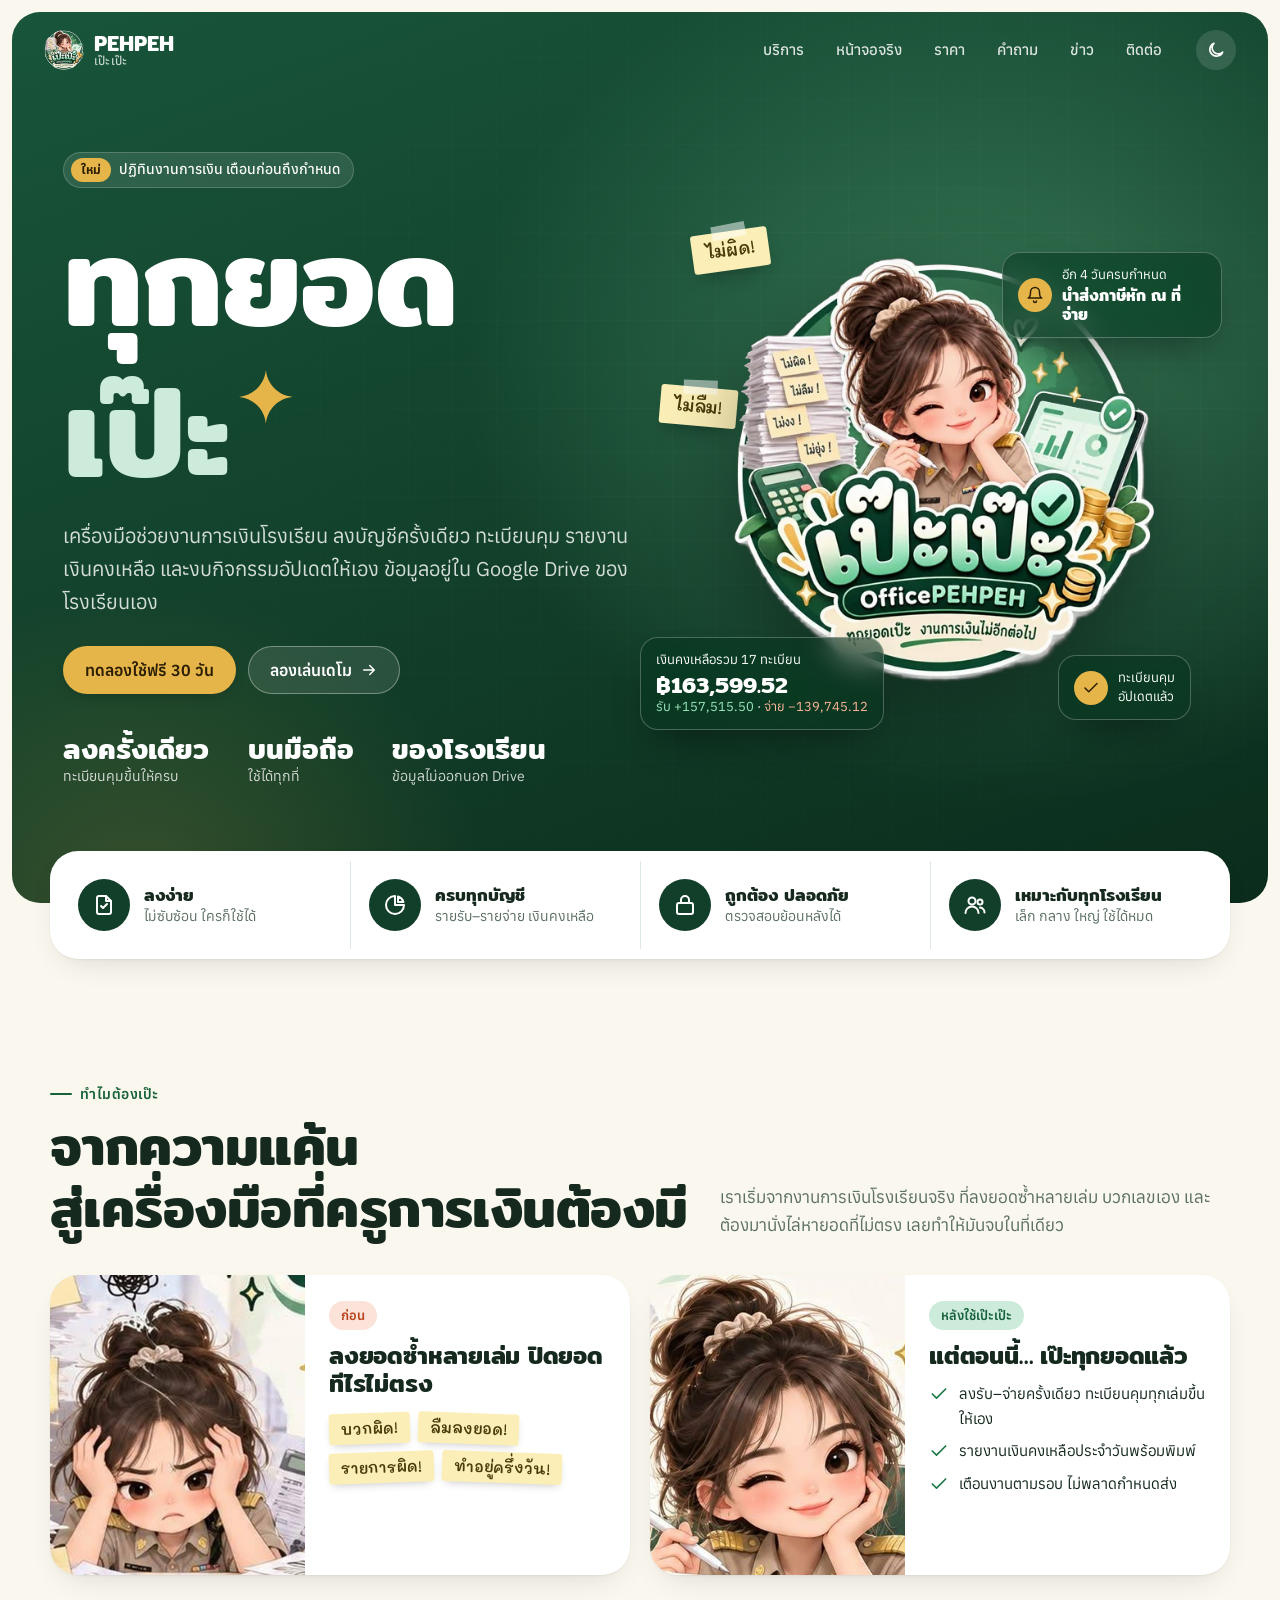
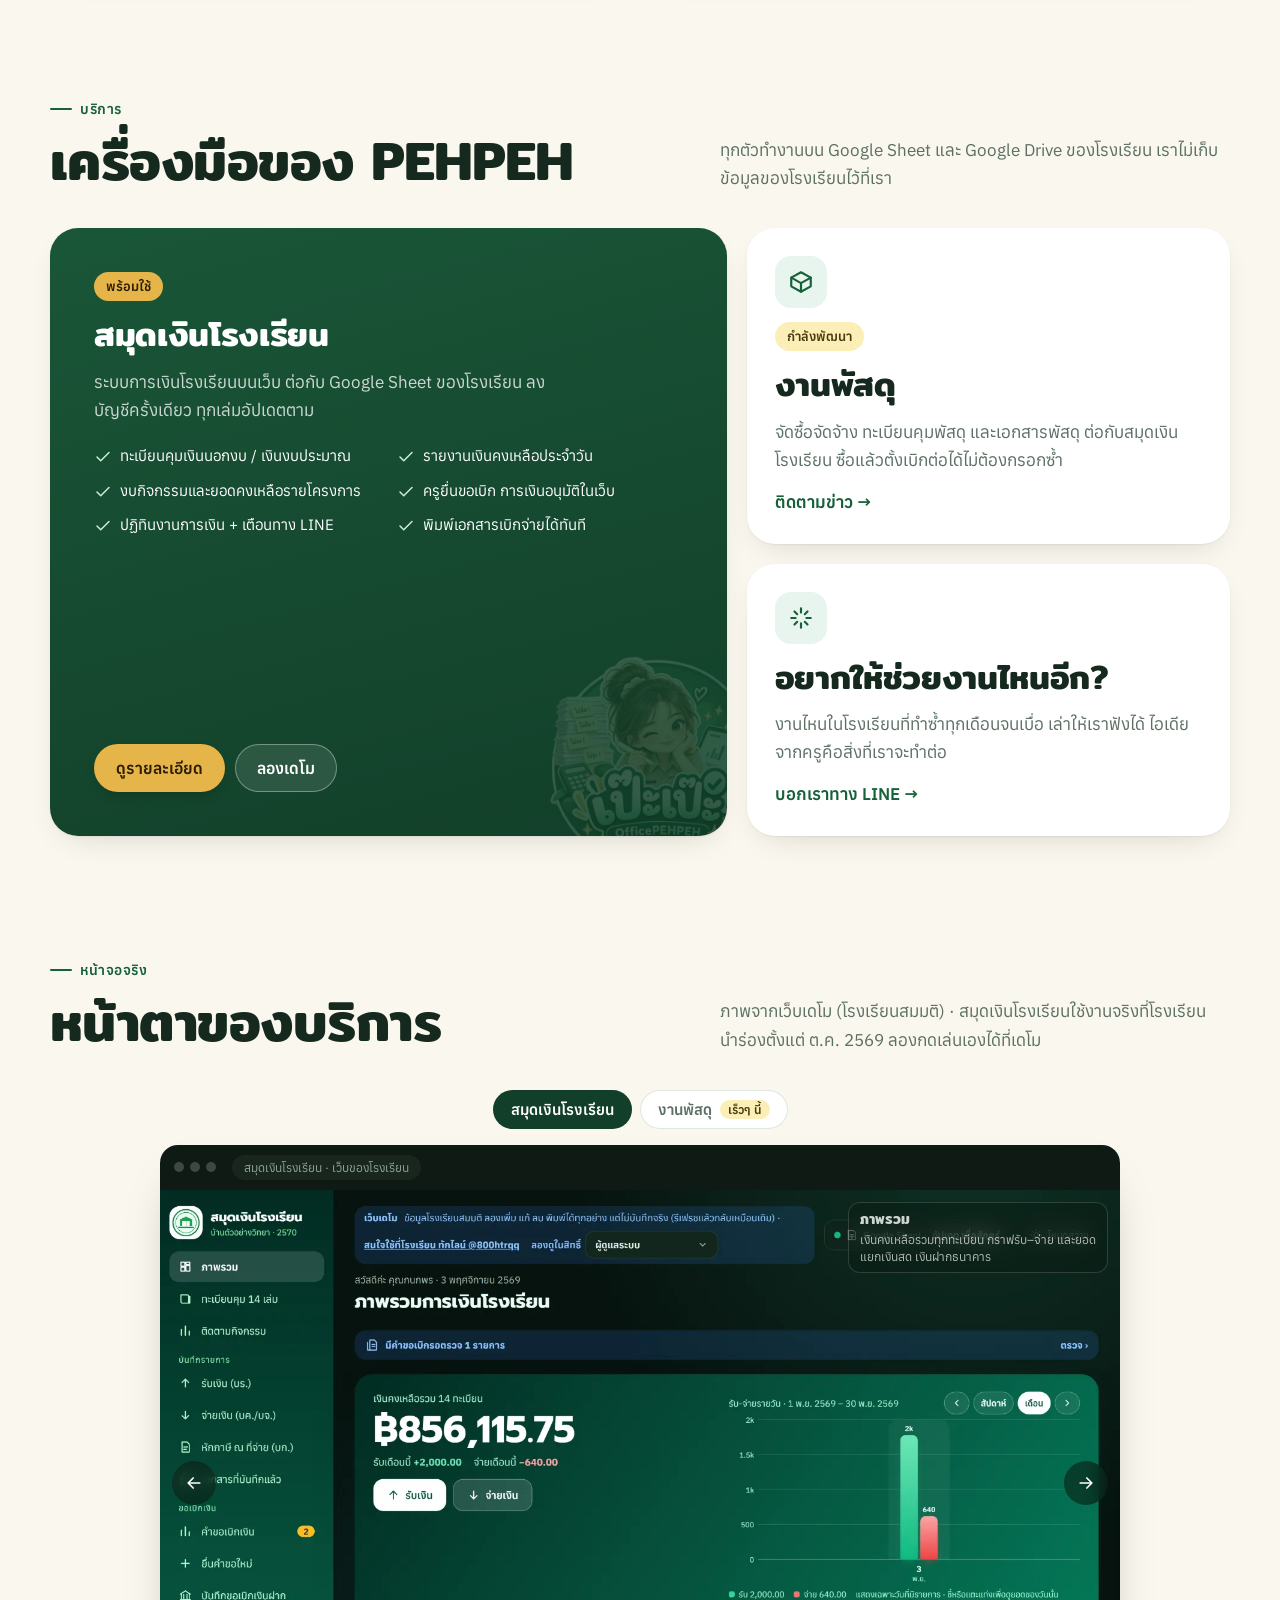
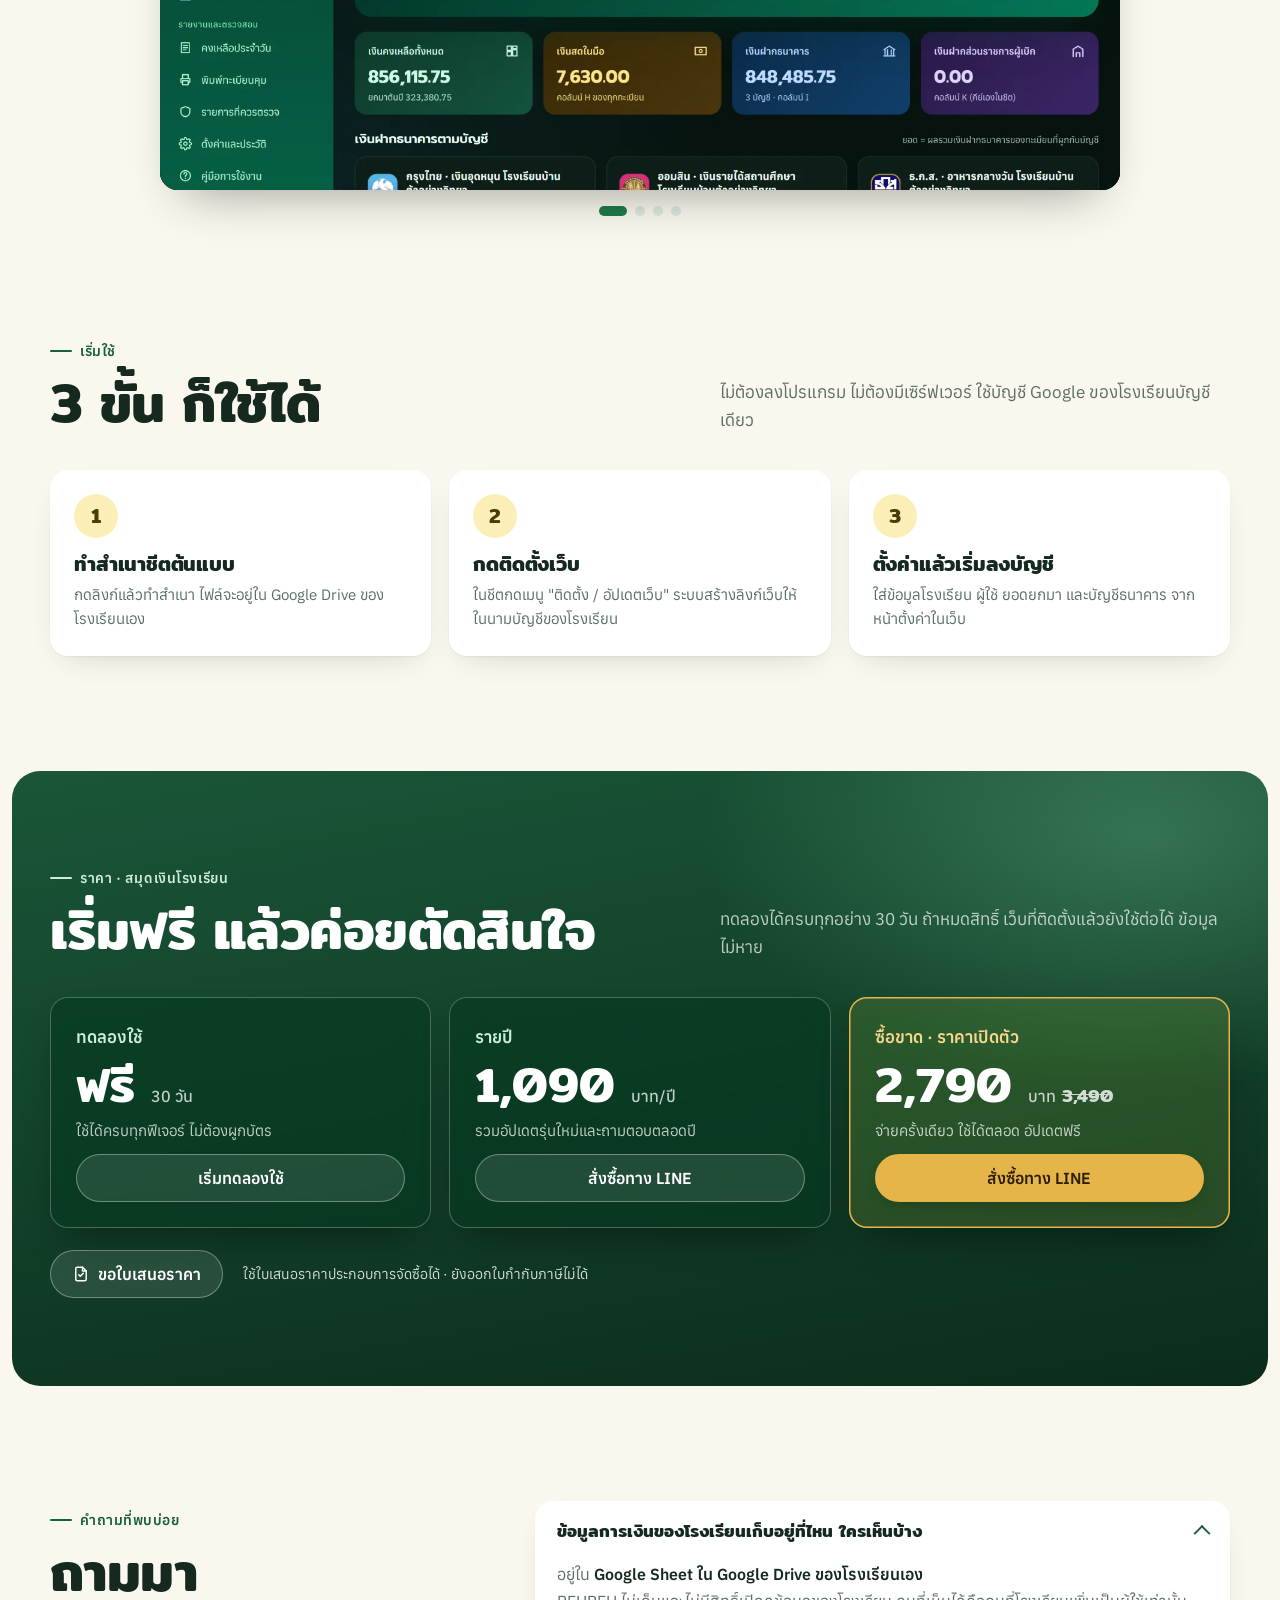
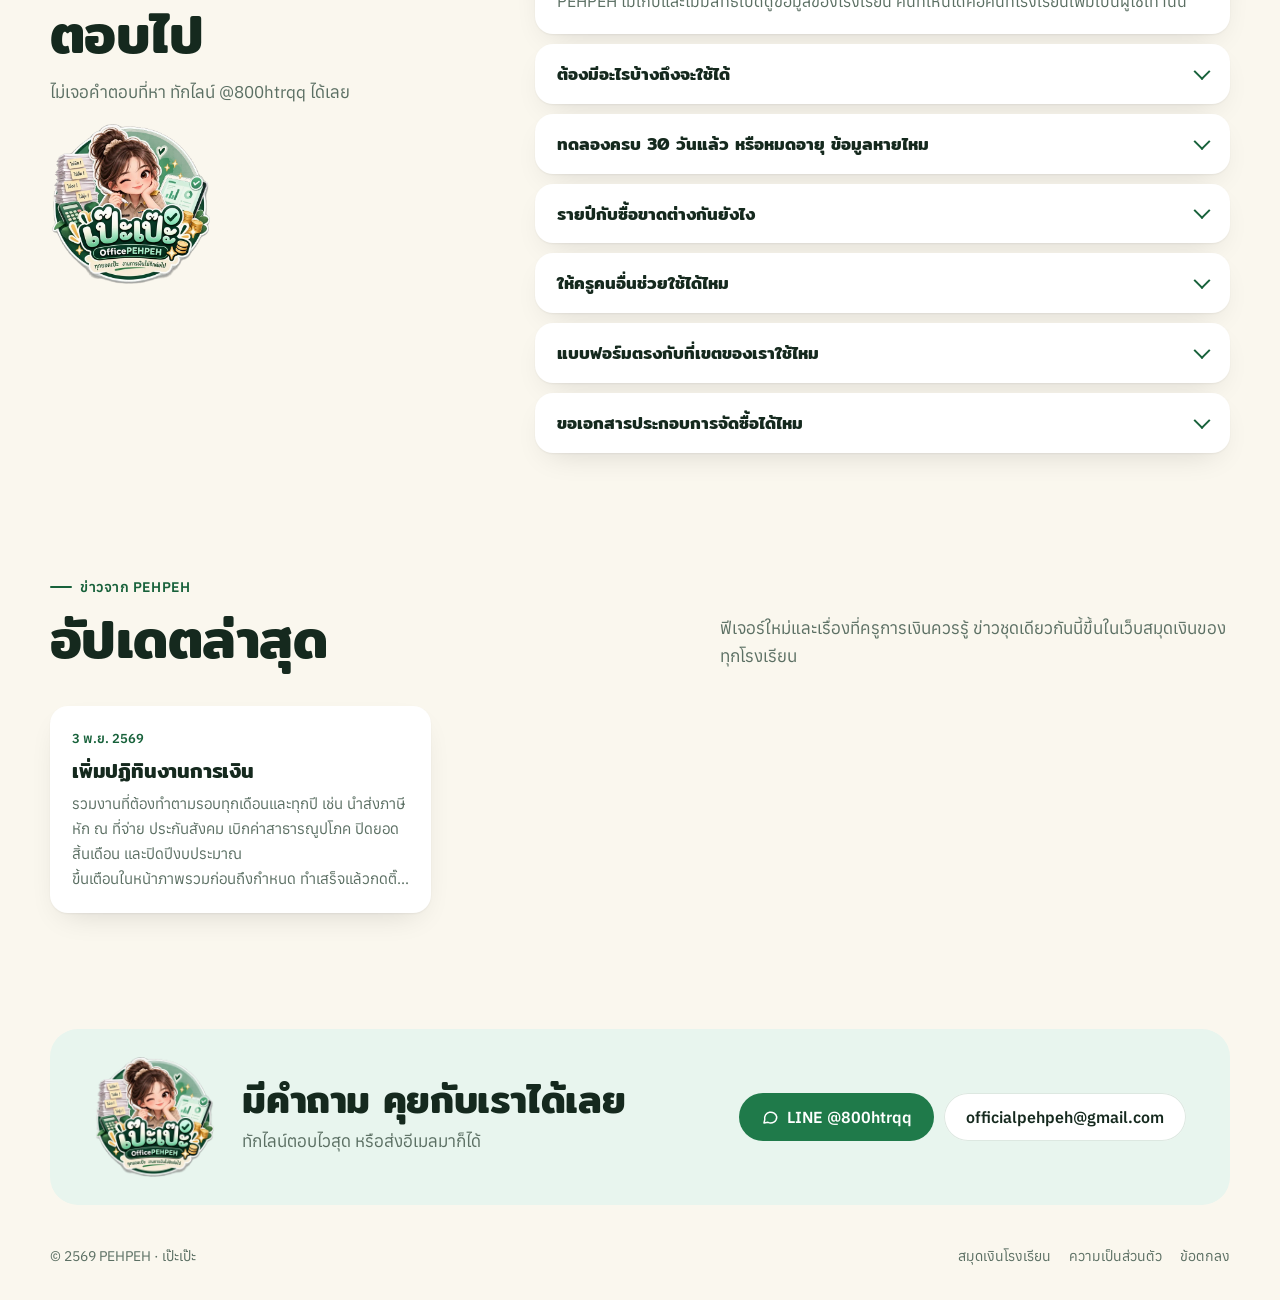
<file: index.html>
<!doctype html>
<html lang="th">
<head>
<meta charset="utf-8">
<meta name="viewport" content="width=device-width, initial-scale=1, viewport-fit=cover">
<title>PEHPEH · เป๊ะเป๊ะ เครื่องมือช่วยงานโรงเรียน</title>
<meta name="description" content="PEHPEH (เป๊ะเป๊ะ) ทำเครื่องมือช่วยงานการเงินและงานเอกสารของโรงเรียน ลงครั้งเดียว ทะเบียนคุมและรายงานอัปเดตให้เอง ข้อมูลอยู่ใน Google Drive ของโรงเรียน">
<meta name="theme-color" content="#123F29">
<meta property="og:title" content="PEHPEH · ทุกยอดเป๊ะ">
<meta property="og:description" content="เครื่องมือช่วยงานการเงินโรงเรียน ลงครั้งเดียว ทะเบียนคุมและรายงานอัปเดตให้เอง">
<meta property="og:image" content="https://officialpehpeh.com/assets/img/og.jpg">
<meta property="og:image:width" content="1200">
<meta property="og:image:height" content="630">
<meta property="og:url" content="https://officialpehpeh.com/">
<meta property="og:type" content="website">
<meta property="og:locale" content="th_TH">
<meta name="twitter:card" content="summary_large_image">
<link rel="canonical" href="https://officialpehpeh.com/">
<link rel="icon" href="assets/img/icon-64.png" type="image/png">
<link rel="apple-touch-icon" href="assets/img/icon-180.png">
<link rel="preconnect" href="https://fonts.googleapis.com">
<link rel="preconnect" href="https://fonts.gstatic.com" crossorigin>
<link rel="stylesheet" href="https://fonts.googleapis.com/css2?family=Anuphan:wght@400;500;600&family=Mitr:wght@500;600&family=Mali:wght@600&display=swap">
<script>try { var t = localStorage.getItem("peh-theme"); if (t) document.documentElement.dataset.theme = t; } catch (e) {}</script>
<link rel="stylesheet" href="assets/pehpeh.css">
<script src="assets/pehpeh.js" defer></script>
<script src="assets/content.js" defer></script>
</head>
<body>

<nav class="nav fixed" aria-label="เมนูหลัก">
  <a class="logo" href="./"><img src="assets/img/mascot-sm.webp" alt="" width="40" height="40">
    <span>PEHPEH<small>เป๊ะเป๊ะ</small></span></a>
  <button class="theme-btn" data-theme-btn></button>
  <button class="menu-btn" type="button" aria-label="เปิดเมนู" aria-expanded="false"><i data-ic="menu"></i></button>
  <div class="nav-links">
    <a href="#services">บริการ</a>
    <a href="#screens">หน้าจอจริง</a>
    <a href="#pricing">ราคา</a>
    <a href="#faq">คำถาม</a>
    <a href="#news">ข่าว</a>
    <a href="#contact">ติดต่อ</a>
  </div>
</nav>

<header class="hero has-fixed-nav" id="top">

  <div class="hero-body">
    <div data-sec="hero">
      <span class="eyebrow"><b>ใหม่</b> ปฏิทินงานการเงิน เตือนก่อนถึงกำหนด</span>
      <h1>ทุกยอด<br><span class="pop">เป๊ะ<svg viewBox="0 0 24 24" fill="currentColor" aria-hidden="true"><path d="M12 0c.6 6.4 5.6 11.4 12 12-6.4.6-11.4 5.6-12 12-.6-6.4-5.6-11.4-12-12C6.4 11.4 11.4 6.4 12 0z"/></svg></span></h1>
      <p class="lead">เครื่องมือช่วยงานการเงินโรงเรียน ลงบัญชีครั้งเดียว ทะเบียนคุม รายงานเงินคงเหลือ และงบกิจกรรมอัปเดตให้เอง ข้อมูลอยู่ใน Google Drive ของโรงเรียนเอง</p>
      <div class="cta">
        <a class="btn btn-gold" href="#pricing">ทดลองใช้ฟรี 30 วัน</a>
        <a class="btn btn-ghost" href="s/demo">ลองเล่นเดโม <i data-ic="arrow"></i></a>
      </div>
      <div class="facts">
        <div><strong>ลงครั้งเดียว</strong>ทะเบียนคุมขึ้นให้ครบ</div>
        <div><strong>บนมือถือ</strong>ใช้ได้ทุกที่</div>
        <div><strong>ของโรงเรียน</strong>ข้อมูลไม่ออกนอก Drive</div>
      </div>
    </div>

    <div class="stage" aria-hidden="true">
      <span class="sticky s1">ไม่ผิด!</span>
      <span class="sticky s2">ไม่ลืม!</span>
      <img class="mascot" src="assets/img/mascot.webp" alt="" width="520" height="520">
      <div class="float glass f-task"><div class="row"><span class="dot"><i data-ic="bell"></i></span>
        <div>อีก 4 วันครบกำหนด<strong style="font-size:16px">นำส่งภาษีหัก ณ ที่จ่าย</strong></div></div></div>
      <div class="float glass f-balance">เงินคงเหลือรวม 17 ทะเบียน<strong>฿163,599.52</strong>
        <span class="up">รับ +157,515.50</span> · <span class="down">จ่าย −139,745.12</span></div>
      <div class="float glass f-sync"><div class="row"><span class="dot"><i data-ic="check"></i></span><div>ทะเบียนคุม<br>อัปเดตแล้ว</div></div></div>
    </div>
  </div>
</header>

<main class="wrap">
  <section class="perks rise" aria-label="จุดเด่น" data-sec="perks">
    <div class="perk"><span class="ic"><i data-ic="doc"></i></span><div><b>ลงง่าย</b><span>ไม่ซับซ้อน ใครก็ใช้ได้</span></div></div>
    <div class="perk"><span class="ic"><i data-ic="chart"></i></span><div><b>ครบทุกบัญชี</b><span>รายรับ–รายจ่าย เงินคงเหลือ</span></div></div>
    <div class="perk"><span class="ic"><i data-ic="lock"></i></span><div><b>ถูกต้อง ปลอดภัย</b><span>ตรวจสอบย้อนหลังได้</span></div></div>
    <div class="perk"><span class="ic"><i data-ic="users"></i></span><div><b>เหมาะกับทุกโรงเรียน</b><span>เล็ก กลาง ใหญ่ ใช้ได้หมด</span></div></div>
  </section>

  <section class="sec" id="why">
    <div class="sec-head rise" data-head="story">
      <div><span class="kicker">ทำไมต้องเป๊ะ</span><h2>จากความแค้น<br>สู่เครื่องมือที่ครูการเงินต้องมี</h2></div>
      <p>เราเริ่มจากงานการเงินโรงเรียนจริง ที่ลงยอดซ้ำหลายเล่ม บวกเลขเอง และต้องมานั่งไล่หายอดที่ไม่ตรง เลยทำให้มันจบในที่เดียว</p>
    </div>
    <div class="story" data-sec="story">
      <article class="tale before rise">
        <div class="pic"><img src="assets/img/stressed.jpg" alt="ครูการเงินกุมหัว เครียดกับกองเอกสาร" loading="lazy" width="400" height="400"></div>
        <div class="txt">
          <span class="tag">ก่อน</span>
          <h3>ลงยอดซ้ำหลายเล่ม ปิดยอดทีไรไม่ตรง</h3>
          <div class="notes"><span class="sticky">บวกผิด!</span><span class="sticky">ลืมลงยอด!</span><span class="sticky">รายการผิด!</span><span class="sticky">ทำอยู่ครึ่งวัน!</span></div>
        </div>
      </article>
      <article class="tale after rise">
        <div class="pic"><img src="assets/img/happy.jpg" alt="ครูการเงินยิ้ม ขยิบตา งานเสร็จ" loading="lazy" width="480" height="480"></div>
        <div class="txt">
          <span class="tag">หลังใช้เป๊ะเป๊ะ</span>
          <h3>แต่ตอนนี้… เป๊ะทุกยอดแล้ว</h3>
          <ul class="checks">
            <li><i data-ic="check"></i>ลงรับ–จ่ายครั้งเดียว ทะเบียนคุมทุกเล่มขึ้นให้เอง</li>
            <li><i data-ic="check"></i>รายงานเงินคงเหลือประจำวันพร้อมพิมพ์</li>
            <li><i data-ic="check"></i>เตือนงานตามรอบ ไม่พลาดกำหนดส่ง</li>
          </ul>
        </div>
      </article>
    </div>
  </section>

  <section class="sec" id="services">
    <div class="sec-head rise" data-head="services">
      <div><span class="kicker">บริการ</span><h2>เครื่องมือของ PEHPEH</h2></div>
      <p>ทุกตัวทำงานบน Google Sheet และ Google Drive ของโรงเรียน เราไม่เก็บข้อมูลของโรงเรียนไว้ที่เรา</p>
    </div>
    <div class="services" data-sec="services" data-key="services.items">
      <article class="svc main rise">
        <img class="peek" src="assets/img/mascot.webp" alt="">
        <span class="badge">พร้อมใช้</span>
        <h3>สมุดเงินโรงเรียน</h3>
        <p>ระบบการเงินโรงเรียนบนเว็บ ต่อกับ Google Sheet ของโรงเรียน ลงบัญชีครั้งเดียว ทุกเล่มอัปเดตตาม</p>
        <ul class="feat">
          <li><i data-ic="check"></i>ทะเบียนคุมเงินนอกงบ / เงินงบประมาณ</li>
          <li><i data-ic="check"></i>รายงานเงินคงเหลือประจำวัน</li>
          <li><i data-ic="check"></i>งบกิจกรรมและยอดคงเหลือรายโครงการ</li>
          <li><i data-ic="check"></i>ครูยื่นขอเบิก การเงินอนุมัติในเว็บ</li>
          <li><i data-ic="check"></i>ปฏิทินงานการเงิน + เตือนทาง LINE</li>
          <li><i data-ic="check"></i>พิมพ์เอกสารเบิกจ่ายได้ทันที</li>
        </ul>
        <div class="acts">
          <a class="btn btn-gold" href="smudngoen/">ดูรายละเอียด</a>
          <a class="btn btn-ghost" href="s/demo">ลองเดโม</a>
        </div>
      </article>
      <article class="svc soon rise">
        <span class="ic"><i data-ic="box"></i></span>
        <span class="badge">กำลังพัฒนา</span>
        <h3>งานพัสดุ</h3>
        <p>จัดซื้อจัดจ้าง ทะเบียนคุมพัสดุ และเอกสารพัสดุ ต่อกับสมุดเงินโรงเรียน ซื้อแล้วตั้งเบิกต่อได้ไม่ต้องกรอกซ้ำ</p>
        <a class="more" href="#news">ติดตามข่าว →</a>
      </article>
      <article class="svc rise">
        <span class="ic"><i data-ic="spark"></i></span>
        <h3>อยากให้ช่วยงานไหนอีก?</h3>
        <p>งานไหนในโรงเรียนที่ทำซ้ำทุกเดือนจนเบื่อ เล่าให้เราฟังได้ ไอเดียจากครูคือสิ่งที่เราจะทำต่อ</p>
        <a class="more" href="https://line.me/R/ti/p/@800htrqq" target="_blank" rel="noopener">บอกเราทาง LINE →</a>
      </article>
    </div>
  </section>

  <section class="sec" id="screens">
    <div class="sec-head rise" data-head="screens" data-hid="show-h">
      <div><span class="kicker">หน้าจอจริง</span><h2 id="show-h">หน้าตาของบริการ</h2></div>
      <p>ภาพจากเว็บเดโม (โรงเรียนสมมติ) · สมุดเงินโรงเรียนใช้งานจริงที่โรงเรียนนำร่องตั้งแต่ ต.ค. 2569 ลองกดเล่นเองได้ที่เดโม</p>
    </div>
    <div class="shots rise" aria-roledescription="carousel" aria-labelledby="show-h">
      <div class="show-pick" id="show-pick" aria-label="เลือกบริการ"></div>
      <div class="frame">
        <div class="bar"><i></i><i></i><i></i><span id="show-bar">เว็บของโรงเรียน</span></div>
        <div class="track" id="track" tabindex="0" aria-live="polite"></div>
        <button class="nav-arrow prev" type="button" id="prev" aria-label="ภาพก่อนหน้า"><i data-ic="arrow"></i></button>
        <button class="nav-arrow next" type="button" id="next" aria-label="ภาพถัดไป"><i data-ic="arrow"></i></button>
      </div>
      <div class="dots" id="dots"></div>
    </div>
  </section>

  <section class="sec" id="start">
    <div class="sec-head rise" data-head="steps">
      <div><span class="kicker">เริ่มใช้</span><h2>3 ขั้น ก็ใช้ได้</h2></div>
      <p>ไม่ต้องลงโปรแกรม ไม่ต้องมีเซิร์ฟเวอร์ ใช้บัญชี Google ของโรงเรียนบัญชีเดียว</p>
    </div>
    <div class="steps" data-sec="steps" data-key="steps.items">
      <div class="step rise"><h3>ทำสำเนาชีตต้นแบบ</h3><p>กดลิงก์แล้วทำสำเนา ไฟล์จะอยู่ใน Google Drive ของโรงเรียนเอง</p></div>
      <div class="step rise"><h3>กดติดตั้งเว็บ</h3><p>ในชีตกดเมนู "ติดตั้ง / อัปเดตเว็บ" ระบบสร้างลิงก์เว็บให้ในนามบัญชีของโรงเรียน</p></div>
      <div class="step rise"><h3>ตั้งค่าแล้วเริ่มลงบัญชี</h3><p>ใส่ข้อมูลโรงเรียน ผู้ใช้ ยอดยกมา และบัญชีธนาคาร จากหน้าตั้งค่าในเว็บ</p></div>
    </div>
  </section>
</main>

<section class="sec" id="pricing" aria-labelledby="pricing-h">
  <div class="pricing">
    <div class="wrap">
      <div class="sec-head rise" data-head="pricing" data-hid="pricing-h">
        <div><span class="kicker">ราคา · สมุดเงินโรงเรียน</span><h2 id="pricing-h">เริ่มฟรี แล้วค่อยตัดสินใจ</h2></div>
        <p>ทดลองได้ครบทุกอย่าง 30 วัน ถ้าหมดสิทธิ์ เว็บที่ติดตั้งแล้วยังใช้ต่อได้ ข้อมูลไม่หาย</p>
      </div>
      <div class="plans" data-sec="plans" data-key="pricing.plans">
        <div class="plan glass rise"><span class="nm">ทดลองใช้</span><span class="amt">ฟรี <small>30 วัน</small></span><p>ใช้ได้ครบทุกฟีเจอร์ ไม่ต้องผูกบัตร</p>
          <a class="btn btn-ghost" href="s/copy">เริ่มทดลองใช้</a></div>
        <div class="plan glass rise"><span class="nm">รายปี</span><span class="amt">1,090 <small>บาท/ปี</small></span><p>รวมอัปเดตรุ่นใหม่และถามตอบตลอดปี</p>
          <a class="btn btn-ghost" href="https://line.me/R/ti/p/@800htrqq" target="_blank" rel="noopener">สั่งซื้อทาง LINE</a></div>
        <div class="plan glass best rise"><span class="nm">ซื้อขาด · ราคาเปิดตัว</span><span class="amt">2,790 <small>บาท</small><s>3,490</s></span><p>จ่ายครั้งเดียว ใช้ได้ตลอด อัปเดตฟรี</p>
          <a class="btn btn-gold" href="https://line.me/R/ti/p/@800htrqq" target="_blank" rel="noopener">สั่งซื้อทาง LINE</a></div>
      </div>
      <div class="quote-row rise">
        <button class="btn btn-ghost" type="button" id="quote-open"><i data-ic="doc"></i>ขอใบเสนอราคา</button>
        <p class="fine" data-sec="pnote" data-key="pricing">ใช้ใบเสนอราคาประกอบการจัดซื้อได้ · ยังออกใบกำกับภาษีไม่ได้</p>
      </div>
    </div>
  </div>
</section>

<dialog id="quote">
  <form method="dialog" id="quote-form">
    <h2>ขอใบเสนอราคา</h2>
    <p class="muted" style="font-size:15px">กรอกแล้วกดส่ง ระบบจะเปิด LINE พร้อมข้อความให้ กดส่งในแชตได้เลย เราจะส่งใบเสนอราคากลับทาง LINE</p>
    <label class="field">ชื่อโรงเรียน<input name="school" required maxlength="120" autocomplete="organization"></label>
    <div class="two">
      <label class="field">แพ็กเกจ<select name="plan"><option>ซื้อขาด 2,790 บาท</option><option>รายปี 1,090 บาท</option></select></label>
      <label class="field">ชื่อผู้ติดต่อ<input name="who" maxlength="80" autocomplete="name"></label>
    </div>
    <div class="acts"><button class="btn btn-line btn-sm" value="cancel" formnovalidate>ยกเลิก</button><button class="btn btn-green btn-sm" value="ok">ส่งทาง LINE</button></div>
  </form>
</dialog>

<main class="wrap">
  <section class="sec" id="faq">
    <div class="faq">
      <div class="side rise" data-sec="faqside" data-key="faq">
        <span class="kicker">คำถามที่พบบ่อย</span><h2 style="font-size:clamp(32px,4.6vw,54px)">ถามมา<br>ตอบไป</h2>
        <p>ไม่เจอคำตอบที่หา ทักไลน์ <a href="https://line.me/R/ti/p/@800htrqq" target="_blank" rel="noopener">@800htrqq</a> ได้เลย</p>
        <img src="assets/img/mascot.webp" alt="" loading="lazy" width="160" height="160">
      </div>
      <div class="qa rise" data-sec="qa" data-key="faq.items">
        <details open><summary>ข้อมูลการเงินของโรงเรียนเก็บอยู่ที่ไหน ใครเห็นบ้าง</summary>
          <div class="ans">อยู่ใน <b>Google Sheet ใน Google Drive ของโรงเรียนเอง</b> PEHPEH ไม่เก็บและไม่มีสิทธิ์เปิดดูข้อมูลของโรงเรียน คนที่เห็นได้คือคนที่โรงเรียนเพิ่มเป็นผู้ใช้เท่านั้น</div></details>
        <details><summary>ต้องมีอะไรบ้างถึงจะใช้ได้</summary>
          <div class="ans">บัญชี Google (Gmail) ของโรงเรียนหนึ่งบัญชี กับคอมหรือมือถือที่ต่อเน็ตได้ ตอนติดตั้งครั้งแรกต้องเปิดสวิตช์ Apps Script API หนึ่งครั้ง มีคู่มือบอกทีละขั้น</div></details>
        <details><summary>ทดลองครบ 30 วันแล้ว หรือหมดอายุ ข้อมูลหายไหม</summary>
          <div class="ans"><b>ไม่หาย</b> เว็บที่ติดตั้งไว้แล้วใช้ต่อได้ตามเดิม เพราะทั้งข้อมูลและตัวระบบอยู่ในบัญชีของโรงเรียน แค่อัปเดตรุ่นใหม่ไม่ได้จนกว่าจะต่ออายุหรือซื้อ</div></details>
        <details><summary>รายปีกับซื้อขาดต่างกันยังไง</summary>
          <div class="ans"><b>รายปี 1,090 บาท</b> ได้อัปเดตรุ่นใหม่และถามตอบตลอดปี · <b>ซื้อขาด 2,790 บาท</b> (ราคาเปิดตัว ปกติ 3,490) จ่ายครั้งเดียว ใช้ได้ตลอดและอัปเดตฟรี</div></details>
        <details><summary>ให้ครูคนอื่นช่วยใช้ได้ไหม</summary>
          <div class="ans">ได้ เพิ่มผู้ใช้และกำหนดสิทธิ์ได้จากหน้าตั้งค่า เช่น ครูยื่นคำขอเบิก เจ้าหน้าที่การเงินตรวจ และผู้อำนวยการอนุมัติ ทุกคนใช้บัญชี Google ของตัวเอง</div></details>
        <details><summary>แบบฟอร์มตรงกับที่เขตของเราใช้ไหม</summary>
          <div class="ans">ทะเบียนคุมและเอกสารเบิกจ่ายทำตามรูปแบบที่โรงเรียนใช้กันทั่วไป ตั้งชื่อทะเบียน กิจกรรม ผู้ลงนาม และบัญชีธนาคารเองได้ ถ้าเขตของคุณใช้แบบที่ต่างออกไป ลองเทียบในเดโมก่อน หรือทักมาคุยได้</div></details>
        <details><summary>ขอเอกสารประกอบการจัดซื้อได้ไหม</summary>
          <div class="ans"><b>ใบเสนอราคา</b> ขอได้ กดปุ่ม "ขอใบเสนอราคา" ใต้ตารางราคา แล้วกดส่งข้อความใน LINE เราจะส่งใบเสนอราคากลับให้<br><b>ใบกำกับภาษี</b> ตอนนี้ยังออกให้ไม่ได้<br>ถ้าฝ่ายพัสดุต้องใช้เอกสารอื่น ทักไลน์ถามก่อนสั่งซื้อได้</div></details>
      </div>
    </div>
  </section>

  <section class="sec" id="news">
    <div class="sec-head rise" data-head="news">
      <div><span class="kicker">ข่าวจาก PEHPEH</span><h2>อัปเดตล่าสุด</h2></div>
      <p>ฟีเจอร์ใหม่และเรื่องที่ครูการเงินควรรู้ ข่าวชุดเดียวกันนี้ขึ้นในเว็บสมุดเงินของทุกโรงเรียน</p>
    </div>
    <div class="news" id="news-list"><p class="empty">กำลังโหลดข่าว…</p></div>
  </section>

  <section class="final rise" id="contact" data-sec="contact">
    <img src="assets/img/mascot.webp" alt="" loading="lazy" width="120" height="120">
    <div><h2>มีคำถาม คุยกับเราได้เลย</h2><p>ทักไลน์ตอบไวสุด หรือส่งอีเมลมาก็ได้</p></div>
    <div class="acts">
      <a class="btn btn-green" href="https://line.me/R/ti/p/@800htrqq" target="_blank" rel="noopener"><i data-ic="chat"></i>LINE @800htrqq</a>
      <a class="btn btn-line" href="mailto:officialpehpeh@gmail.com">officialpehpeh@gmail.com</a>
    </div>
  </section>

  <footer class="foot">
    <span>© 2569 PEHPEH · เป๊ะเป๊ะ</span>
    <nav aria-label="ลิงก์ท้ายเว็บ">
      <a href="smudngoen/">สมุดเงินโรงเรียน</a>
      <a href="smudngoen/privacy.html">ความเป็นส่วนตัว</a>
      <a href="smudngoen/terms.html">ข้อตกลง</a>
    </nav>
  </footer>
</main>

<a class="line-fab" href="https://line.me/R/ti/p/@800htrqq" target="_blank" rel="noopener"><i data-ic="chat"></i>ทักไลน์</a>

<script>
  addEventListener('DOMContentLoaded', async () => {
    /* หน้าจอจริง: เลือกบริการ (ปุ่ม · ถ้าเกิน 4 บริการเป็น dropdown) + ภาพเลื่อนเองทุก 5 วิ
     * ปัดหรือกดลูกศรได้ · หยุดเลื่อนเองตอนชี้/แตะ/โฟกัส ตอนอยู่นอกจอ และเมื่อผู้ใช้ตั้งลดการเคลื่อนไหว */
    (async () => {
      const { esc } = PEH;
      const services = await PEH.api.showcase();
      const pick = document.getElementById('show-pick'), track = document.getElementById('track'), dots = document.getElementById('dots');
      const prev = document.getElementById('prev'), next = document.getElementById('next'), wrap = track.closest('.shots');
      if (!services.length) { wrap.hidden = true; return; }
      let svc = services[0], idx = 0, count = 0;

      if (services.length > 4) {
        pick.innerHTML = '<select aria-label="เลือกบริการ">' + services.map((s, i) => '<option value="' + i + '">' + esc(s.name) + (s.status === 'soon' ? ' (เร็วๆ นี้)' : '') + '</option>').join('') + '</select>';
        pick.firstChild.onchange = e => show(services[+e.target.value]);
      } else {
        pick.innerHTML = services.map((s, i) => '<button type="button" data-i="' + i + '" aria-pressed="' + (i === 0) + '">' + esc(s.name) + (s.status === 'soon' ? '<span class="soon">เร็วๆ นี้</span>' : '') + '</button>').join('');
        pick.onclick = e => { const b = e.target.closest('[data-i]'); if (b) show(services[+b.dataset.i]); };
      }

      function show(s) {
        svc = s; idx = 0;
        pick.querySelectorAll('[data-i]').forEach(b => b.setAttribute('aria-pressed', services[+b.dataset.i] === s));
        document.getElementById('show-bar').textContent = s.name + ' · เว็บของโรงเรียน';
        const shots = s.shots || [];
        count = shots.length;
        track.innerHTML = count
          ? shots.map((p, i) => '<figure class="slide" role="group" aria-roledescription="slide" aria-label="' + (i + 1) + ' จาก ' + count + '" style="margin:0">' +
              '<img src="' + esc(p.src) + '" alt="' + esc(p.alt || p.title) + '" width="1600" height="1000"' + (i ? ' loading="lazy"' : '') + '>' +
              '<figcaption class="tag"><b>' + esc(p.title) + '</b>' + (p.text ? '<span>' + esc(p.text) + '</span>' : '') + '</figcaption></figure>').join('')
          : '<div class="slide empty"><div><img src="assets/img/mascot.webp" alt=""><b>' + esc(s.name) + '</b>' + (s.status === 'soon' ? 'เร็วๆ นี้ · กำลังพัฒนา' : 'ยังไม่มีภาพหน้าจอ') + '</div></div>';
        dots.innerHTML = count > 1 ? Array.from({ length: count }, (_, i) => '<button type="button" data-d="' + i + '" aria-label="ภาพที่ ' + (i + 1) + '"' + (i ? '' : ' aria-current="true"') + '></button>').join('') : '';
        prev.hidden = next.hidden = count < 2;
        track.scrollLeft = 0;
      }
      function go(i, smooth = true) {
        if (count < 2) return;
        idx = (i + count) % count;
        track.scrollTo({ left: idx * track.clientWidth, behavior: smooth && !reduce ? 'smooth' : 'auto' });
      }
      track.addEventListener('scroll', () => {
        const i = Math.round(track.scrollLeft / Math.max(1, track.clientWidth));
        if (i !== idx) idx = i;
        dots.querySelectorAll('[data-d]').forEach(b => +b.dataset.d === idx ? b.setAttribute('aria-current', 'true') : b.removeAttribute('aria-current'));
      }, { passive: true });
      prev.onclick = () => { hold(); go(idx - 1); };
      next.onclick = () => { hold(); go(idx + 1); };
      dots.onclick = e => { const b = e.target.closest('[data-d]'); if (b) { hold(); go(+b.dataset.d); } };
      track.addEventListener('keydown', e => { if (e.key === 'ArrowRight') { e.preventDefault(); next.click(); } if (e.key === 'ArrowLeft') { e.preventDefault(); prev.click(); } });

      // เลื่อนเอง
      const reduce = matchMedia('(prefers-reduced-motion: reduce)').matches;
      let hover = false, seen = false, heldUntil = 0;
      const hold = () => { heldUntil = Date.now() + 10000; };
      wrap.addEventListener('pointerenter', e => { if (e.pointerType === 'mouse') hover = true; });
      wrap.addEventListener('pointerleave', () => { hover = false; });
      track.addEventListener('pointerdown', hold);
      track.addEventListener('touchstart', hold, { passive: true });
      new IntersectionObserver(es => { seen = es[0].isIntersecting; }, { threshold: .4 }).observe(track);
      setInterval(() => {
        if (reduce || hover || !seen || document.hidden || Date.now() < heldUntil || wrap.contains(document.activeElement)) return;
        go(idx + 1);
      }, 5000);

      show(svc);
    })();

    /* ขอใบเสนอราคา: เปิดแชต LINE OA พร้อมข้อความ (ไม่เก็บข้อมูลที่เรา) */
    const dq = document.getElementById('quote'), fq = document.getElementById('quote-form');
    document.getElementById('quote-open').onclick = () => dq.showModal();
    // เปิด LINE ตอนกดส่ง (ยังอยู่ในจังหวะที่ผู้ใช้กด) · ถ้ารอ event close เบราว์เซอร์อาจบล็อกเป็นป๊อปอัป
    fq.onsubmit = e => {
      if (!e.submitter || e.submitter.value !== 'ok') return;
      const text = 'ขอใบเสนอราคา สมุดเงินโรงเรียน\nโรงเรียน: ' + fq.school.value.trim() + '\nแพ็กเกจ: ' + fq.plan.value + (fq.who.value.trim() ? '\nผู้ติดต่อ: ' + fq.who.value.trim() : '');
      window.open('https://line.me/R/oaMessage/@800htrqq/?' + encodeURIComponent(text), '_blank', 'noopener');
    };

    const box = document.getElementById('news-list');
    const items = (await PEH.api.news()).slice(0, 3);
    box.innerHTML = items.length
      ? items.map(n => '<article><time datetime="' + PEH.esc(n.date) + '">' + PEH.thaiDate(n.date) + '</time><h3>' + PEH.esc(n.title) + '</h3><p>' + PEH.esc(n.body) + '</p></article>').join('')
      : '<p class="empty">ยังไม่มีข่าว</p>';
  });
</script>
</body>
</html>
</file>
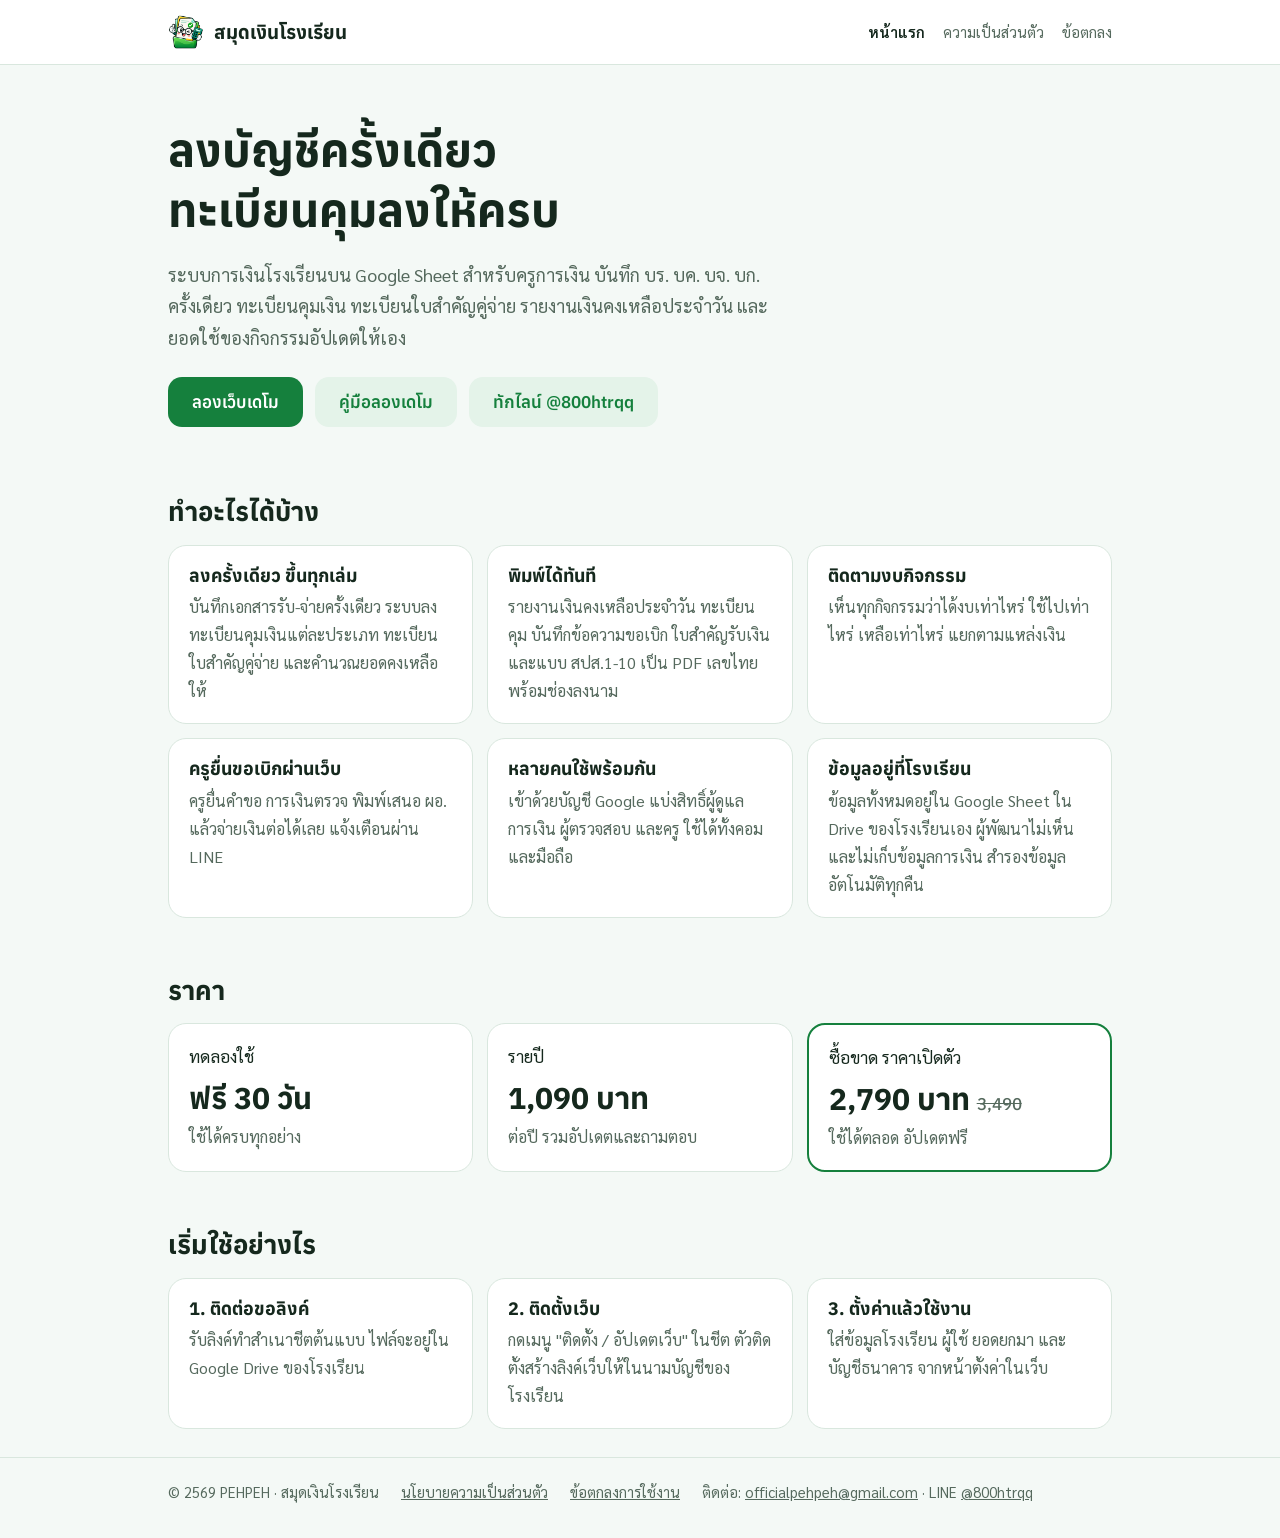
<file: smudngoen/index.html>
<!doctype html>
<html lang="th">
<head>
<meta charset="utf-8">
<meta name="viewport" content="width=device-width, initial-scale=1, viewport-fit=cover">
<title>สมุดเงินโรงเรียน · PEHPEH</title>
<meta name="description" content="ระบบการเงินโรงเรียนบน Google Sheet ลงบัญชีครั้งเดียว ทะเบียนคุม รายงานคงเหลือ และงบกิจกรรมอัปเดตให้เอง ข้อมูลอยู่ใน Google Drive ของโรงเรียน">
<link rel="icon" href="icon.png">
<link rel="preconnect" href="https://fonts.googleapis.com">
<link rel="preconnect" href="https://fonts.gstatic.com" crossorigin>
<link rel="stylesheet" href="https://fonts.googleapis.com/css2?family=Anuphan:wght@600;700&family=Sarabun:wght@400;600&display=swap">
<link rel="stylesheet" href="../style.css">
</head>
<body>
<header class="top"><div class="wrap">
  <a class="brand" href="./"><img src="icon.png" alt="">สมุดเงินโรงเรียน</a>
  <nav aria-label="เมนู"><a href="./" aria-current="page">หน้าแรก</a><a href="privacy.html">ความเป็นส่วนตัว</a><a href="terms.html">ข้อตกลง</a></nav>
</div></header>

<main class="wrap">
  <div class="hero">
    <h1>ลงบัญชีครั้งเดียว ทะเบียนคุมลงให้ครบ</h1>
    <p>ระบบการเงินโรงเรียนบน Google Sheet สำหรับครูการเงิน บันทึก บร. บค. บจ. บก. ครั้งเดียว ทะเบียนคุมเงิน ทะเบียนใบสำคัญคู่จ่าย รายงานเงินคงเหลือประจำวัน และยอดใช้ของกิจกรรมอัปเดตให้เอง</p>
    <div class="cta">
      <a class="btn" href="https://script.google.com/macros/s/AKfycbzaPP8YI71S2vRCfAlXSLE-FFXWpo_1Od6NQykbqFXtVUZI1XCNBKg3eiJMrsgksqIP/exec" target="_blank" rel="noopener">ลองเว็บเดโม</a>
      <a class="btn ghost" href="https://claude.ai/artifact/67JxYNWsDCyA8vFwP95XEt" target="_blank" rel="noopener">คู่มือลองเดโม</a>
      <a class="btn ghost" href="https://line.me/R/ti/p/@800htrqq" target="_blank" rel="noopener">ทักไลน์ @800htrqq</a>
    </div>
  </div>

  <section>
    <h2>ทำอะไรได้บ้าง</h2>
    <div class="grid">
      <div class="card"><h3>ลงครั้งเดียว ขึ้นทุกเล่ม</h3><p>บันทึกเอกสารรับ-จ่ายครั้งเดียว ระบบลงทะเบียนคุมเงินแต่ละประเภท ทะเบียนใบสำคัญคู่จ่าย และคำนวณยอดคงเหลือให้</p></div>
      <div class="card"><h3>พิมพ์ได้ทันที</h3><p>รายงานเงินคงเหลือประจำวัน ทะเบียนคุม บันทึกข้อความขอเบิก ใบสำคัญรับเงิน และแบบ สปส.1-10 เป็น PDF เลขไทย พร้อมช่องลงนาม</p></div>
      <div class="card"><h3>ติดตามงบกิจกรรม</h3><p>เห็นทุกกิจกรรมว่าได้งบเท่าไหร่ ใช้ไปเท่าไหร่ เหลือเท่าไหร่ แยกตามแหล่งเงิน</p></div>
      <div class="card"><h3>ครูยื่นขอเบิกผ่านเว็บ</h3><p>ครูยื่นคำขอ การเงินตรวจ พิมพ์เสนอ ผอ. แล้วจ่ายเงินต่อได้เลย แจ้งเตือนผ่าน LINE</p></div>
      <div class="card"><h3>หลายคนใช้พร้อมกัน</h3><p>เข้าด้วยบัญชี Google แบ่งสิทธิ์ผู้ดูแล การเงิน ผู้ตรวจสอบ และครู ใช้ได้ทั้งคอมและมือถือ</p></div>
      <div class="card"><h3>ข้อมูลอยู่ที่โรงเรียน</h3><p>ข้อมูลทั้งหมดอยู่ใน Google Sheet ใน Drive ของโรงเรียนเอง ผู้พัฒนาไม่เห็นและไม่เก็บข้อมูลการเงิน สำรองข้อมูลอัตโนมัติทุกคืน</p></div>
    </div>
  </section>

  <section class="price">
    <h2>ราคา</h2>
    <div class="grid">
      <div class="card"><span>ทดลองใช้</span><span class="amt">ฟรี 30 วัน</span><p>ใช้ได้ครบทุกอย่าง</p></div>
      <div class="card"><span>รายปี</span><span class="amt">1,090 บาท</span><p>ต่อปี รวมอัปเดตและถามตอบ</p></div>
      <div class="card best"><span>ซื้อขาด ราคาเปิดตัว</span><span class="amt">2,790 บาท <s>3,490</s></span><p>ใช้ได้ตลอด อัปเดตฟรี</p></div>
    </div>
  </section>

  <section>
    <h2>เริ่มใช้อย่างไร</h2>
    <div class="grid">
      <div class="card"><h3>1. ติดต่อขอลิงค์</h3><p>รับลิงค์ทำสำเนาชีตต้นแบบ ไฟล์จะอยู่ใน Google Drive ของโรงเรียน</p></div>
      <div class="card"><h3>2. ติดตั้งเว็บ</h3><p>กดเมนู "ติดตั้ง / อัปเดตเว็บ" ในชีต ตัวติดตั้งสร้างลิงค์เว็บให้ในนามบัญชีของโรงเรียน</p></div>
      <div class="card"><h3>3. ตั้งค่าแล้วใช้งาน</h3><p>ใส่ข้อมูลโรงเรียน ผู้ใช้ ยอดยกมา และบัญชีธนาคาร จากหน้าตั้งค่าในเว็บ</p></div>
    </div>
  </section>
</main>

<footer><div class="wrap">
  <span>© 2569 PEHPEH · สมุดเงินโรงเรียน</span>
  <a href="privacy.html">นโยบายความเป็นส่วนตัว</a>
  <a href="terms.html">ข้อตกลงการใช้งาน</a>
  <span>ติดต่อ: <a href="mailto:officialpehpeh@gmail.com">officialpehpeh@gmail.com</a> · LINE <a href="https://line.me/R/ti/p/@800htrqq" target="_blank" rel="noopener">@800htrqq</a></span>
</div></footer>
</body>
</html>
</file>
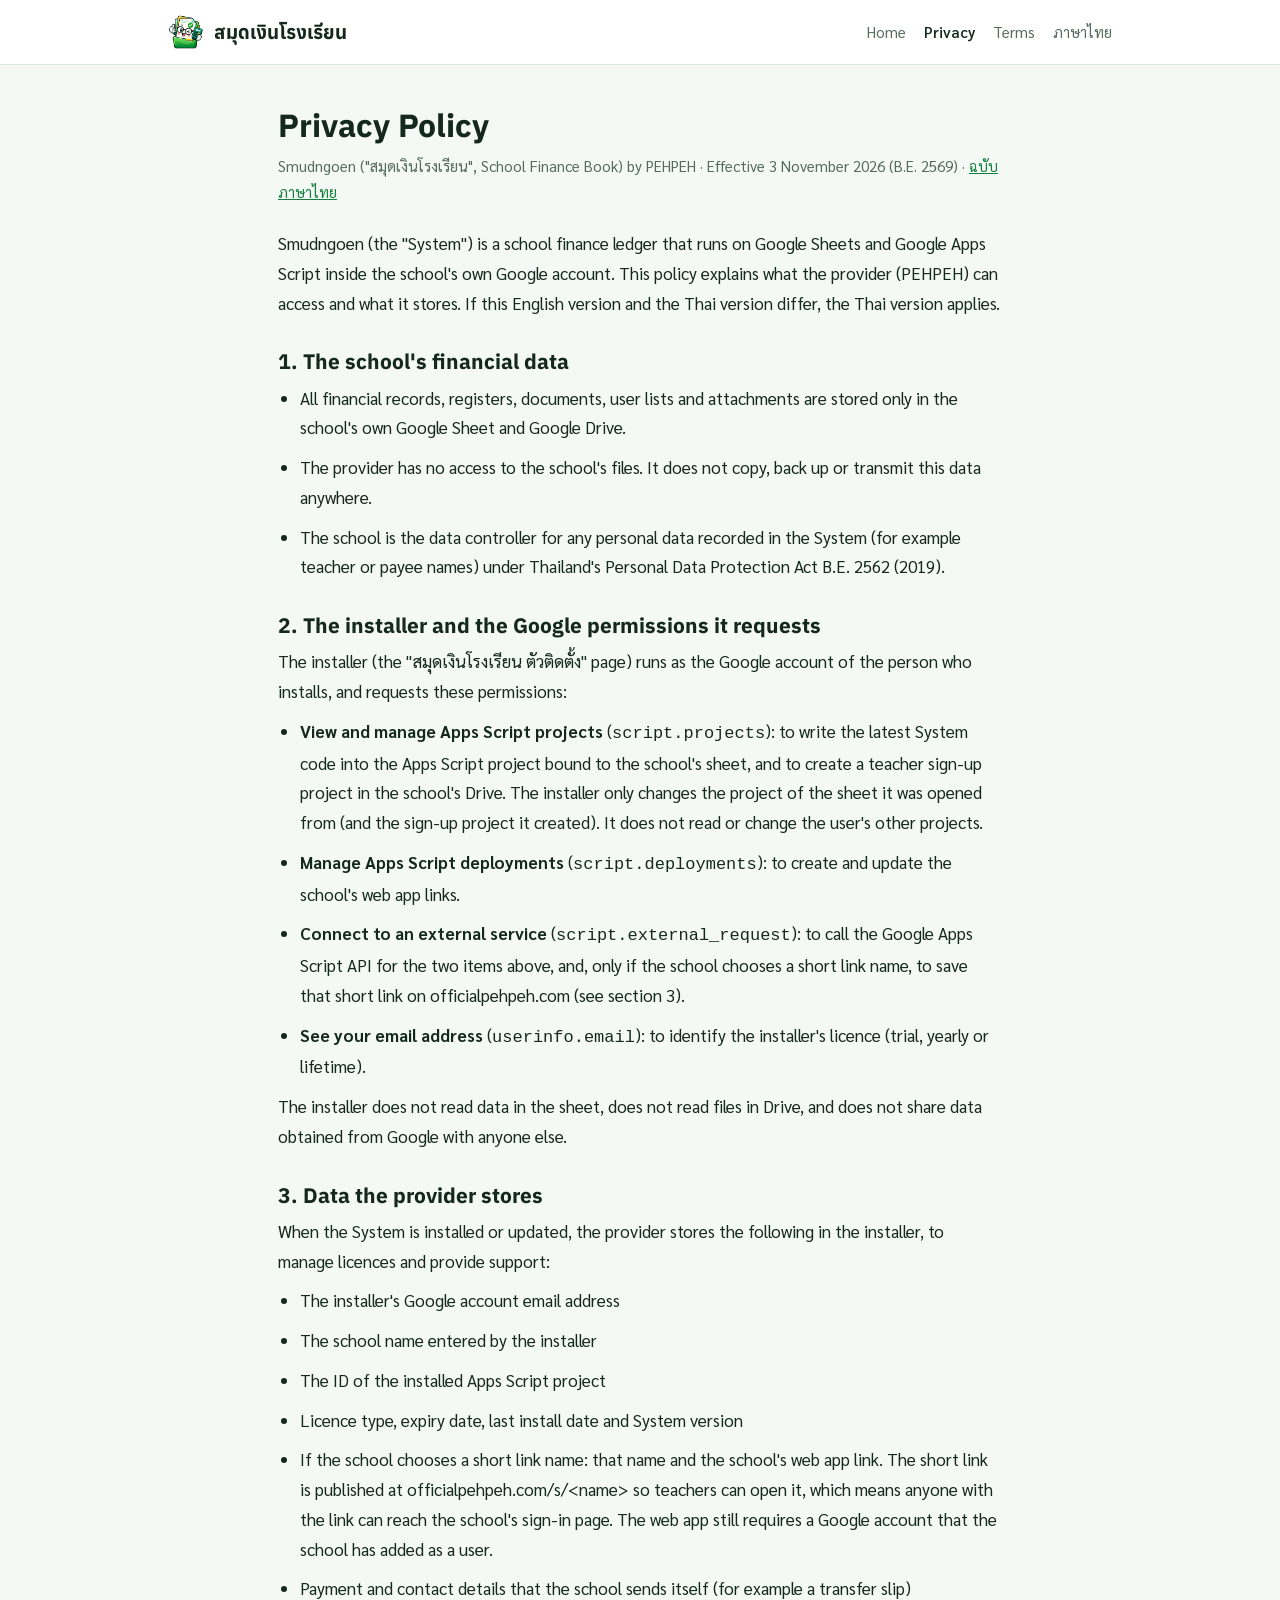
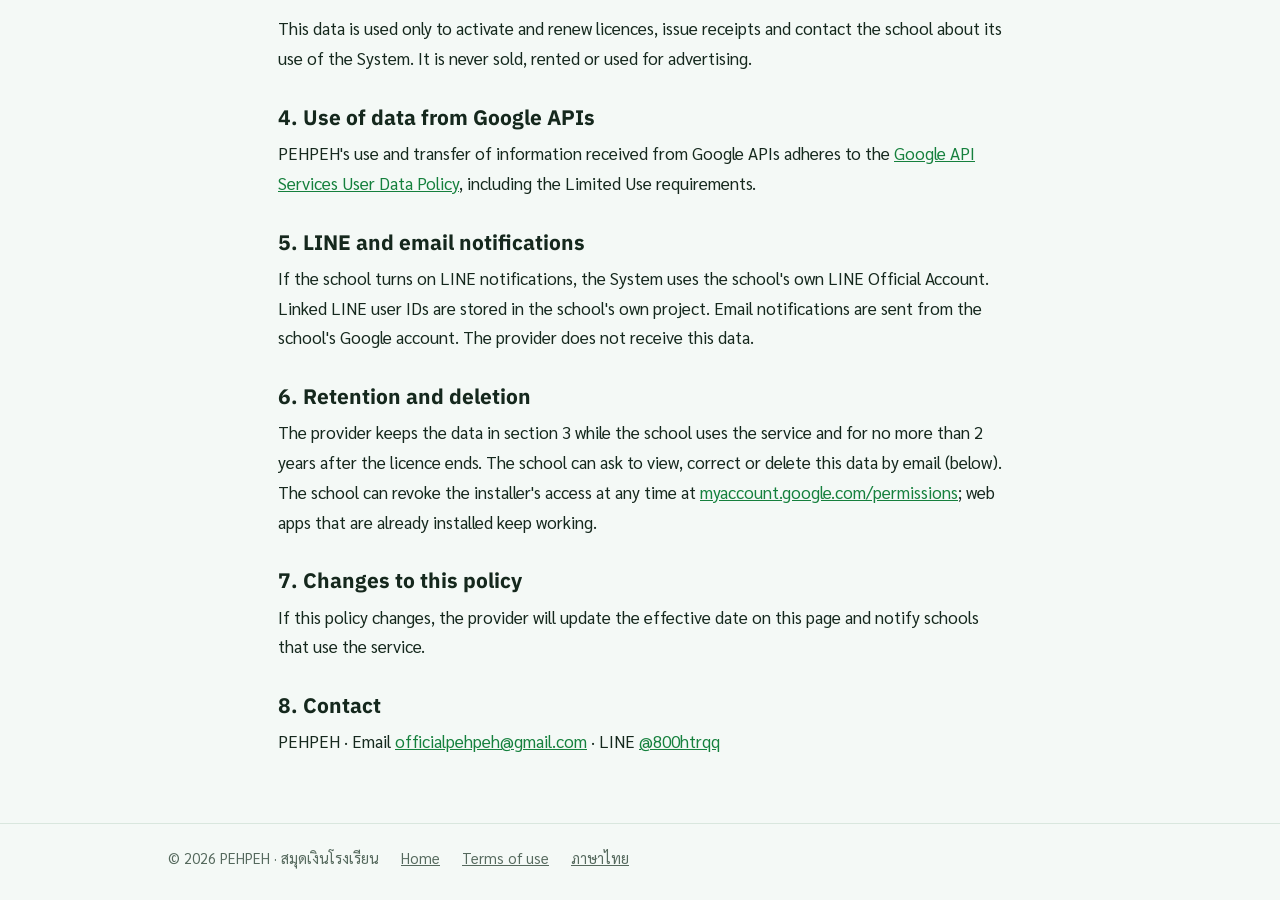
<file: smudngoen/privacy-en.html>
<!doctype html>
<html lang="en">
<head>
<meta charset="utf-8">
<meta name="viewport" content="width=device-width, initial-scale=1, viewport-fit=cover">
<title>Privacy Policy · Smudngoen (School Finance Book)</title>
<link rel="icon" href="icon.png">
<link rel="alternate" hreflang="th" href="privacy.html">
<link rel="preconnect" href="https://fonts.googleapis.com">
<link rel="preconnect" href="https://fonts.gstatic.com" crossorigin>
<link rel="stylesheet" href="https://fonts.googleapis.com/css2?family=Anuphan:wght@600;700&family=Sarabun:wght@400;600&display=swap">
<link rel="stylesheet" href="../style.css">
</head>
<body>
<header class="top"><div class="wrap">
  <a class="brand" href="./"><img src="icon.png" alt="">สมุดเงินโรงเรียน</a>
  <nav aria-label="Menu"><a href="./">Home</a><a href="privacy-en.html" aria-current="page">Privacy</a><a href="terms.html">Terms</a><a href="privacy.html" lang="th">ภาษาไทย</a></nav>
</div></header>

<main class="wrap doc">
  <h1>Privacy Policy</h1>
  <p class="meta">Smudngoen ("สมุดเงินโรงเรียน", School Finance Book) by PEHPEH · Effective 3 November 2026 (B.E. 2569) · <a href="privacy.html" lang="th">ฉบับภาษาไทย</a></p>

  <p>Smudngoen (the "System") is a school finance ledger that runs on Google Sheets and Google Apps Script inside the school's own Google account. This policy explains what the provider (PEHPEH) can access and what it stores. If this English version and the Thai version differ, the Thai version applies.</p>

  <h2>1. The school's financial data</h2>
  <ul>
    <li>All financial records, registers, documents, user lists and attachments are stored only in the school's own Google Sheet and Google Drive.</li>
    <li>The provider has no access to the school's files. It does not copy, back up or transmit this data anywhere.</li>
    <li>The school is the data controller for any personal data recorded in the System (for example teacher or payee names) under Thailand's Personal Data Protection Act B.E. 2562 (2019).</li>
  </ul>

  <h2>2. The installer and the Google permissions it requests</h2>
  <p>The installer (the "สมุดเงินโรงเรียน ตัวติดตั้ง" page) runs as the Google account of the person who installs, and requests these permissions:</p>
  <ul>
    <li><b>View and manage Apps Script projects</b> (<code>script.projects</code>): to write the latest System code into the Apps Script project bound to the school's sheet, and to create a teacher sign-up project in the school's Drive. The installer only changes the project of the sheet it was opened from (and the sign-up project it created). It does not read or change the user's other projects.</li>
    <li><b>Manage Apps Script deployments</b> (<code>script.deployments</code>): to create and update the school's web app links.</li>
    <li><b>Connect to an external service</b> (<code>script.external_request</code>): to call the Google Apps Script API for the two items above, and, only if the school chooses a short link name, to save that short link on officialpehpeh.com (see section 3).</li>
    <li><b>See your email address</b> (<code>userinfo.email</code>): to identify the installer's licence (trial, yearly or lifetime).</li>
  </ul>
  <p>The installer does not read data in the sheet, does not read files in Drive, and does not share data obtained from Google with anyone else.</p>

  <h2>3. Data the provider stores</h2>
  <p>When the System is installed or updated, the provider stores the following in the installer, to manage licences and provide support:</p>
  <ul>
    <li>The installer's Google account email address</li>
    <li>The school name entered by the installer</li>
    <li>The ID of the installed Apps Script project</li>
    <li>Licence type, expiry date, last install date and System version</li>
    <li>If the school chooses a short link name: that name and the school's web app link. The short link is published at officialpehpeh.com/s/&lt;name&gt; so teachers can open it, which means anyone with the link can reach the school's sign-in page. The web app still requires a Google account that the school has added as a user.</li>
    <li>Payment and contact details that the school sends itself (for example a transfer slip)</li>
  </ul>
  <p>This data is used only to activate and renew licences, issue receipts and contact the school about its use of the System. It is never sold, rented or used for advertising.</p>

  <h2>4. Use of data from Google APIs</h2>
  <p>PEHPEH's use and transfer of information received from Google APIs adheres to the <a href="https://developers.google.com/terms/api-services-user-data-policy" target="_blank" rel="noopener">Google API Services User Data Policy</a>, including the Limited Use requirements.</p>

  <h2>5. LINE and email notifications</h2>
  <p>If the school turns on LINE notifications, the System uses the school's own LINE Official Account. Linked LINE user IDs are stored in the school's own project. Email notifications are sent from the school's Google account. The provider does not receive this data.</p>

  <h2>6. Retention and deletion</h2>
  <p>The provider keeps the data in section 3 while the school uses the service and for no more than 2 years after the licence ends. The school can ask to view, correct or delete this data by email (below). The school can revoke the installer's access at any time at <a href="https://myaccount.google.com/permissions" target="_blank" rel="noopener">myaccount.google.com/permissions</a>; web apps that are already installed keep working.</p>

  <h2>7. Changes to this policy</h2>
  <p>If this policy changes, the provider will update the effective date on this page and notify schools that use the service.</p>

  <h2>8. Contact</h2>
  <p>PEHPEH · Email <a href="mailto:officialpehpeh@gmail.com">officialpehpeh@gmail.com</a> · LINE <a href="https://line.me/R/ti/p/@800htrqq" target="_blank" rel="noopener">@800htrqq</a></p>
</main>

<footer><div class="wrap">
  <span>© 2026 PEHPEH · สมุดเงินโรงเรียน</span>
  <a href="./">Home</a>
  <a href="terms.html">Terms of use</a>
  <a href="privacy.html" lang="th">ภาษาไทย</a>
</div></footer>
</body>
</html>
</file>
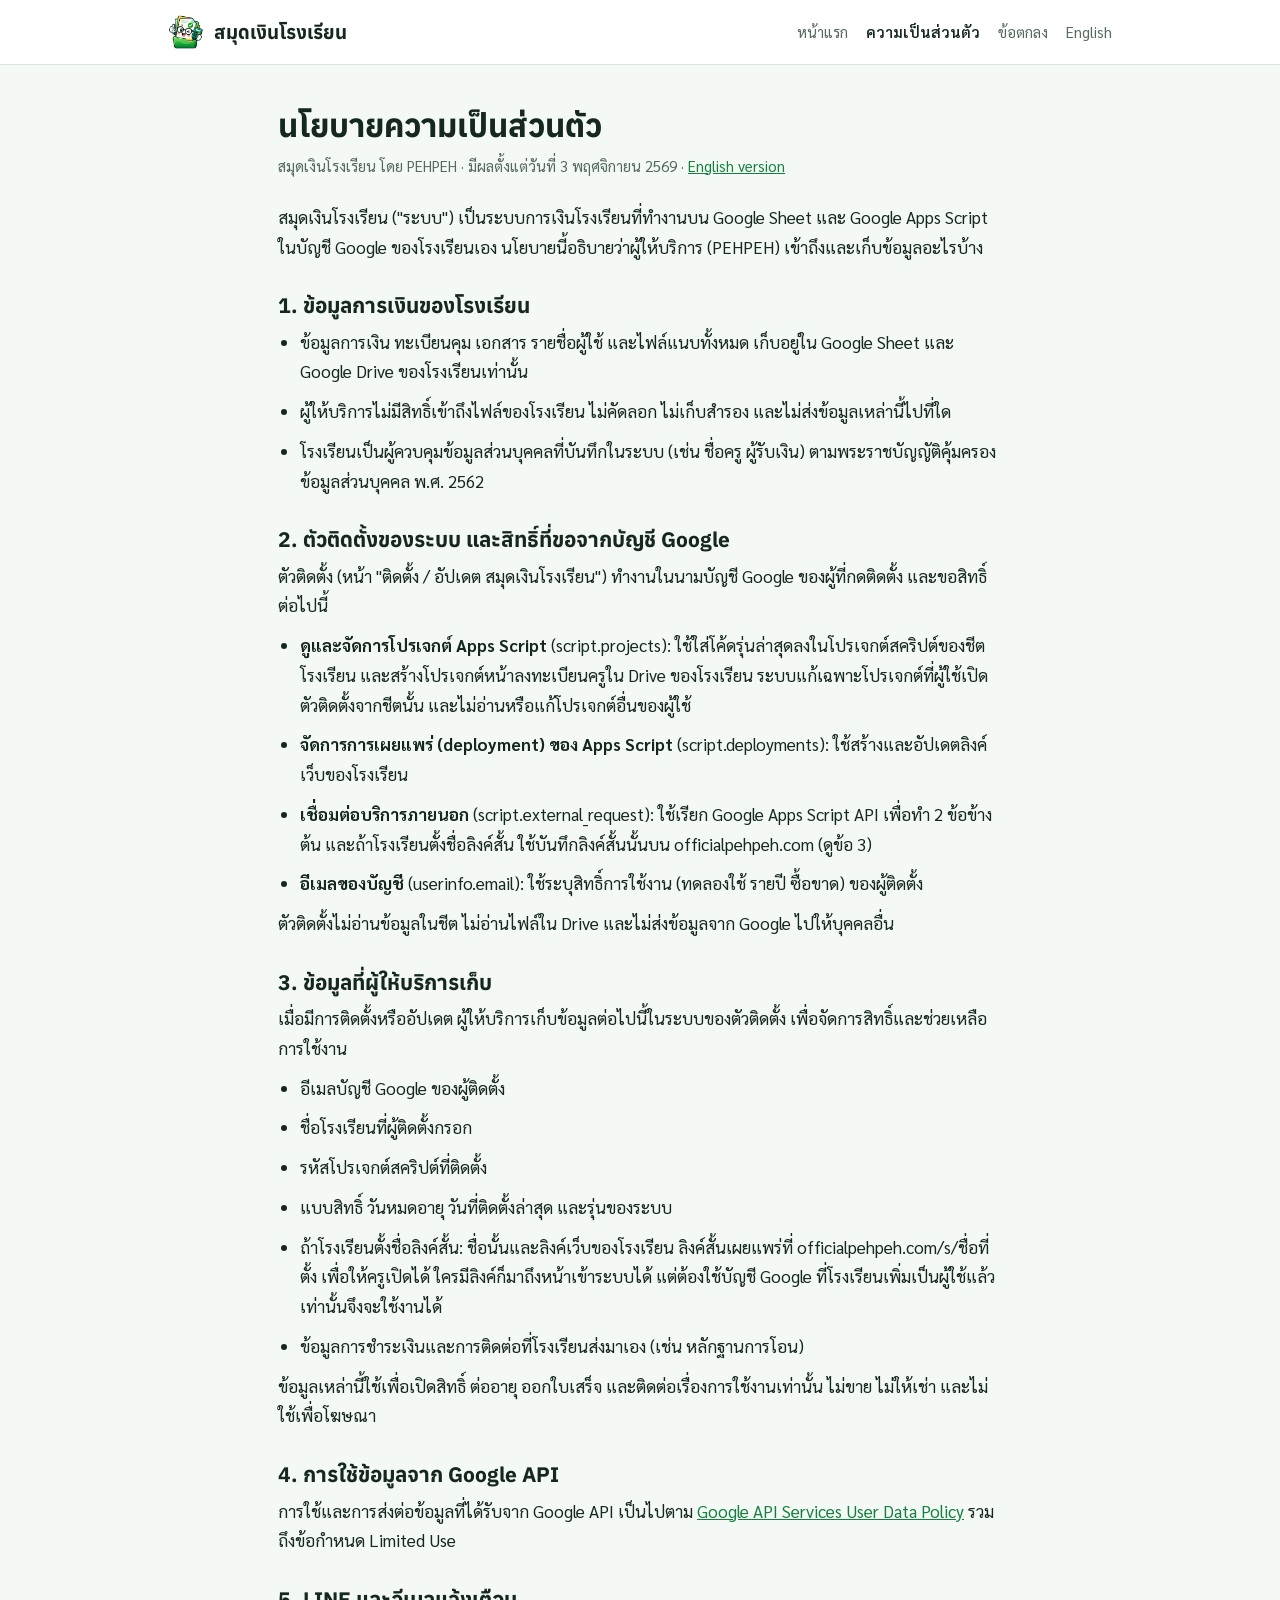
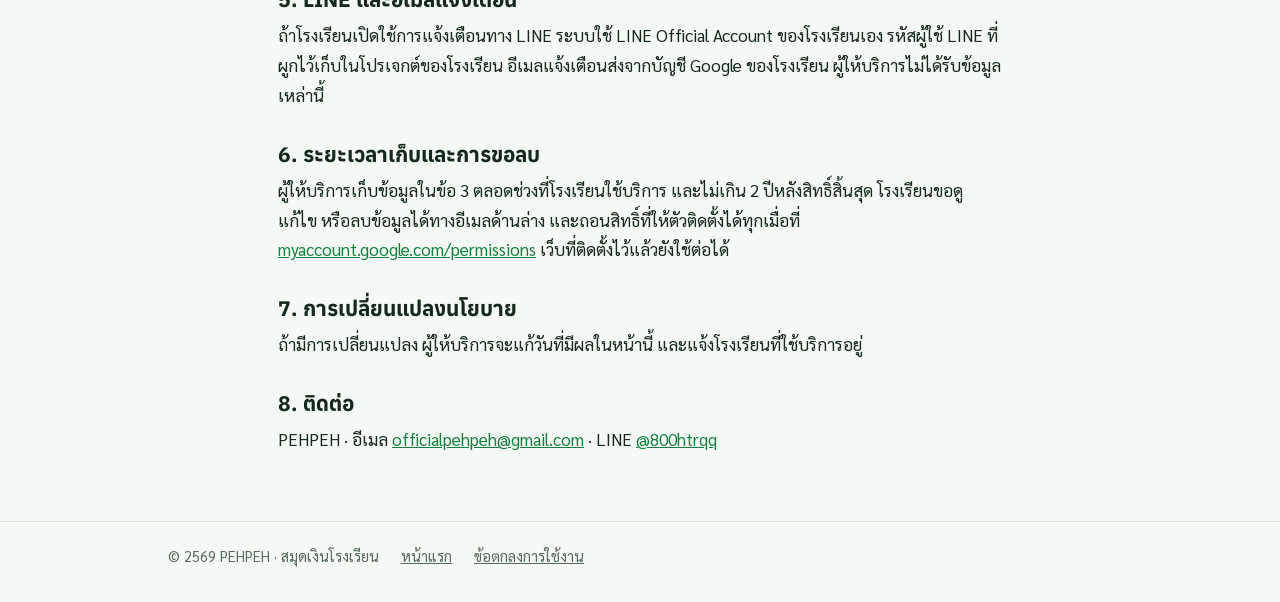
<file: smudngoen/privacy.html>
<!doctype html>
<html lang="th">
<head>
<meta charset="utf-8">
<meta name="viewport" content="width=device-width, initial-scale=1, viewport-fit=cover">
<title>นโยบายความเป็นส่วนตัว · สมุดเงินโรงเรียน</title>
<link rel="icon" href="icon.png">
<link rel="preconnect" href="https://fonts.googleapis.com">
<link rel="preconnect" href="https://fonts.gstatic.com" crossorigin>
<link rel="stylesheet" href="https://fonts.googleapis.com/css2?family=Anuphan:wght@600;700&family=Sarabun:wght@400;600&display=swap">
<link rel="stylesheet" href="../style.css">
</head>
<body>
<header class="top"><div class="wrap">
  <a class="brand" href="./"><img src="icon.png" alt="">สมุดเงินโรงเรียน</a>
  <nav aria-label="เมนู"><a href="./">หน้าแรก</a><a href="privacy.html" aria-current="page">ความเป็นส่วนตัว</a><a href="terms.html">ข้อตกลง</a><a href="privacy-en.html" lang="en">English</a></nav>
</div></header>

<main class="wrap doc">
  <h1>นโยบายความเป็นส่วนตัว</h1>
  <p class="meta">สมุดเงินโรงเรียน โดย PEHPEH · มีผลตั้งแต่วันที่ 3 พฤศจิกายน 2569 · <a href="privacy-en.html" lang="en">English version</a></p>

  <p>สมุดเงินโรงเรียน ("ระบบ") เป็นระบบการเงินโรงเรียนที่ทำงานบน Google Sheet และ Google Apps Script ในบัญชี Google ของโรงเรียนเอง นโยบายนี้อธิบายว่าผู้ให้บริการ (PEHPEH) เข้าถึงและเก็บข้อมูลอะไรบ้าง</p>

  <h2>1. ข้อมูลการเงินของโรงเรียน</h2>
  <ul>
    <li>ข้อมูลการเงิน ทะเบียนคุม เอกสาร รายชื่อผู้ใช้ และไฟล์แนบทั้งหมด เก็บอยู่ใน Google Sheet และ Google Drive ของโรงเรียนเท่านั้น</li>
    <li>ผู้ให้บริการไม่มีสิทธิ์เข้าถึงไฟล์ของโรงเรียน ไม่คัดลอก ไม่เก็บสำรอง และไม่ส่งข้อมูลเหล่านี้ไปที่ใด</li>
    <li>โรงเรียนเป็นผู้ควบคุมข้อมูลส่วนบุคคลที่บันทึกในระบบ (เช่น ชื่อครู ผู้รับเงิน) ตามพระราชบัญญัติคุ้มครองข้อมูลส่วนบุคคล พ.ศ. 2562</li>
  </ul>

  <h2>2. ตัวติดตั้งของระบบ และสิทธิ์ที่ขอจากบัญชี Google</h2>
  <p>ตัวติดตั้ง (หน้า "ติดตั้ง / อัปเดต สมุดเงินโรงเรียน") ทำงานในนามบัญชี Google ของผู้ที่กดติดตั้ง และขอสิทธิ์ต่อไปนี้</p>
  <ul>
    <li><b>ดูและจัดการโปรเจกต์ Apps Script</b> (script.projects): ใช้ใส่โค้ดรุ่นล่าสุดลงในโปรเจกต์สคริปต์ของชีตโรงเรียน และสร้างโปรเจกต์หน้าลงทะเบียนครูใน Drive ของโรงเรียน ระบบแก้เฉพาะโปรเจกต์ที่ผู้ใช้เปิดตัวติดตั้งจากชีตนั้น และไม่อ่านหรือแก้โปรเจกต์อื่นของผู้ใช้</li>
    <li><b>จัดการการเผยแพร่ (deployment) ของ Apps Script</b> (script.deployments): ใช้สร้างและอัปเดตลิงค์เว็บของโรงเรียน</li>
    <li><b>เชื่อมต่อบริการภายนอก</b> (script.external_request): ใช้เรียก Google Apps Script API เพื่อทำ 2 ข้อข้างต้น และถ้าโรงเรียนตั้งชื่อลิงค์สั้น ใช้บันทึกลิงค์สั้นนั้นบน officialpehpeh.com (ดูข้อ 3)</li>
    <li><b>อีเมลของบัญชี</b> (userinfo.email): ใช้ระบุสิทธิ์การใช้งาน (ทดลองใช้ รายปี ซื้อขาด) ของผู้ติดตั้ง</li>
  </ul>
  <p>ตัวติดตั้งไม่อ่านข้อมูลในชีต ไม่อ่านไฟล์ใน Drive และไม่ส่งข้อมูลจาก Google ไปให้บุคคลอื่น</p>

  <h2>3. ข้อมูลที่ผู้ให้บริการเก็บ</h2>
  <p>เมื่อมีการติดตั้งหรืออัปเดต ผู้ให้บริการเก็บข้อมูลต่อไปนี้ในระบบของตัวติดตั้ง เพื่อจัดการสิทธิ์และช่วยเหลือการใช้งาน</p>
  <ul>
    <li>อีเมลบัญชี Google ของผู้ติดตั้ง</li>
    <li>ชื่อโรงเรียนที่ผู้ติดตั้งกรอก</li>
    <li>รหัสโปรเจกต์สคริปต์ที่ติดตั้ง</li>
    <li>แบบสิทธิ์ วันหมดอายุ วันที่ติดตั้งล่าสุด และรุ่นของระบบ</li>
    <li>ถ้าโรงเรียนตั้งชื่อลิงค์สั้น: ชื่อนั้นและลิงค์เว็บของโรงเรียน ลิงค์สั้นเผยแพร่ที่ officialpehpeh.com/s/ชื่อที่ตั้ง เพื่อให้ครูเปิดได้ ใครมีลิงค์ก็มาถึงหน้าเข้าระบบได้ แต่ต้องใช้บัญชี Google ที่โรงเรียนเพิ่มเป็นผู้ใช้แล้วเท่านั้นจึงจะใช้งานได้</li>
    <li>ข้อมูลการชำระเงินและการติดต่อที่โรงเรียนส่งมาเอง (เช่น หลักฐานการโอน)</li>
  </ul>
  <p>ข้อมูลเหล่านี้ใช้เพื่อเปิดสิทธิ์ ต่ออายุ ออกใบเสร็จ และติดต่อเรื่องการใช้งานเท่านั้น ไม่ขาย ไม่ให้เช่า และไม่ใช้เพื่อโฆษณา</p>

  <h2>4. การใช้ข้อมูลจาก Google API</h2>
  <p>การใช้และการส่งต่อข้อมูลที่ได้รับจาก Google API เป็นไปตาม <a href="https://developers.google.com/terms/api-services-user-data-policy" target="_blank" rel="noopener">Google API Services User Data Policy</a> รวมถึงข้อกำหนด Limited Use</p>

  <h2>5. LINE และอีเมลแจ้งเตือน</h2>
  <p>ถ้าโรงเรียนเปิดใช้การแจ้งเตือนทาง LINE ระบบใช้ LINE Official Account ของโรงเรียนเอง รหัสผู้ใช้ LINE ที่ผูกไว้เก็บในโปรเจกต์ของโรงเรียน อีเมลแจ้งเตือนส่งจากบัญชี Google ของโรงเรียน ผู้ให้บริการไม่ได้รับข้อมูลเหล่านี้</p>

  <h2>6. ระยะเวลาเก็บและการขอลบ</h2>
  <p>ผู้ให้บริการเก็บข้อมูลในข้อ 3 ตลอดช่วงที่โรงเรียนใช้บริการ และไม่เกิน 2 ปีหลังสิทธิ์สิ้นสุด โรงเรียนขอดู แก้ไข หรือลบข้อมูลได้ทางอีเมลด้านล่าง และถอนสิทธิ์ที่ให้ตัวติดตั้งได้ทุกเมื่อที่ <a href="https://myaccount.google.com/permissions" target="_blank" rel="noopener">myaccount.google.com/permissions</a> เว็บที่ติดตั้งไว้แล้วยังใช้ต่อได้</p>

  <h2>7. การเปลี่ยนแปลงนโยบาย</h2>
  <p>ถ้ามีการเปลี่ยนแปลง ผู้ให้บริการจะแก้วันที่มีผลในหน้านี้ และแจ้งโรงเรียนที่ใช้บริการอยู่</p>

  <h2>8. ติดต่อ</h2>
  <p>PEHPEH · อีเมล <a href="mailto:officialpehpeh@gmail.com">officialpehpeh@gmail.com</a> · LINE <a href="https://line.me/R/ti/p/@800htrqq" target="_blank" rel="noopener">@800htrqq</a></p>
</main>

<footer><div class="wrap">
  <span>© 2569 PEHPEH · สมุดเงินโรงเรียน</span>
  <a href="./">หน้าแรก</a>
  <a href="terms.html">ข้อตกลงการใช้งาน</a>
</div></footer>
</body>
</html>
</file>
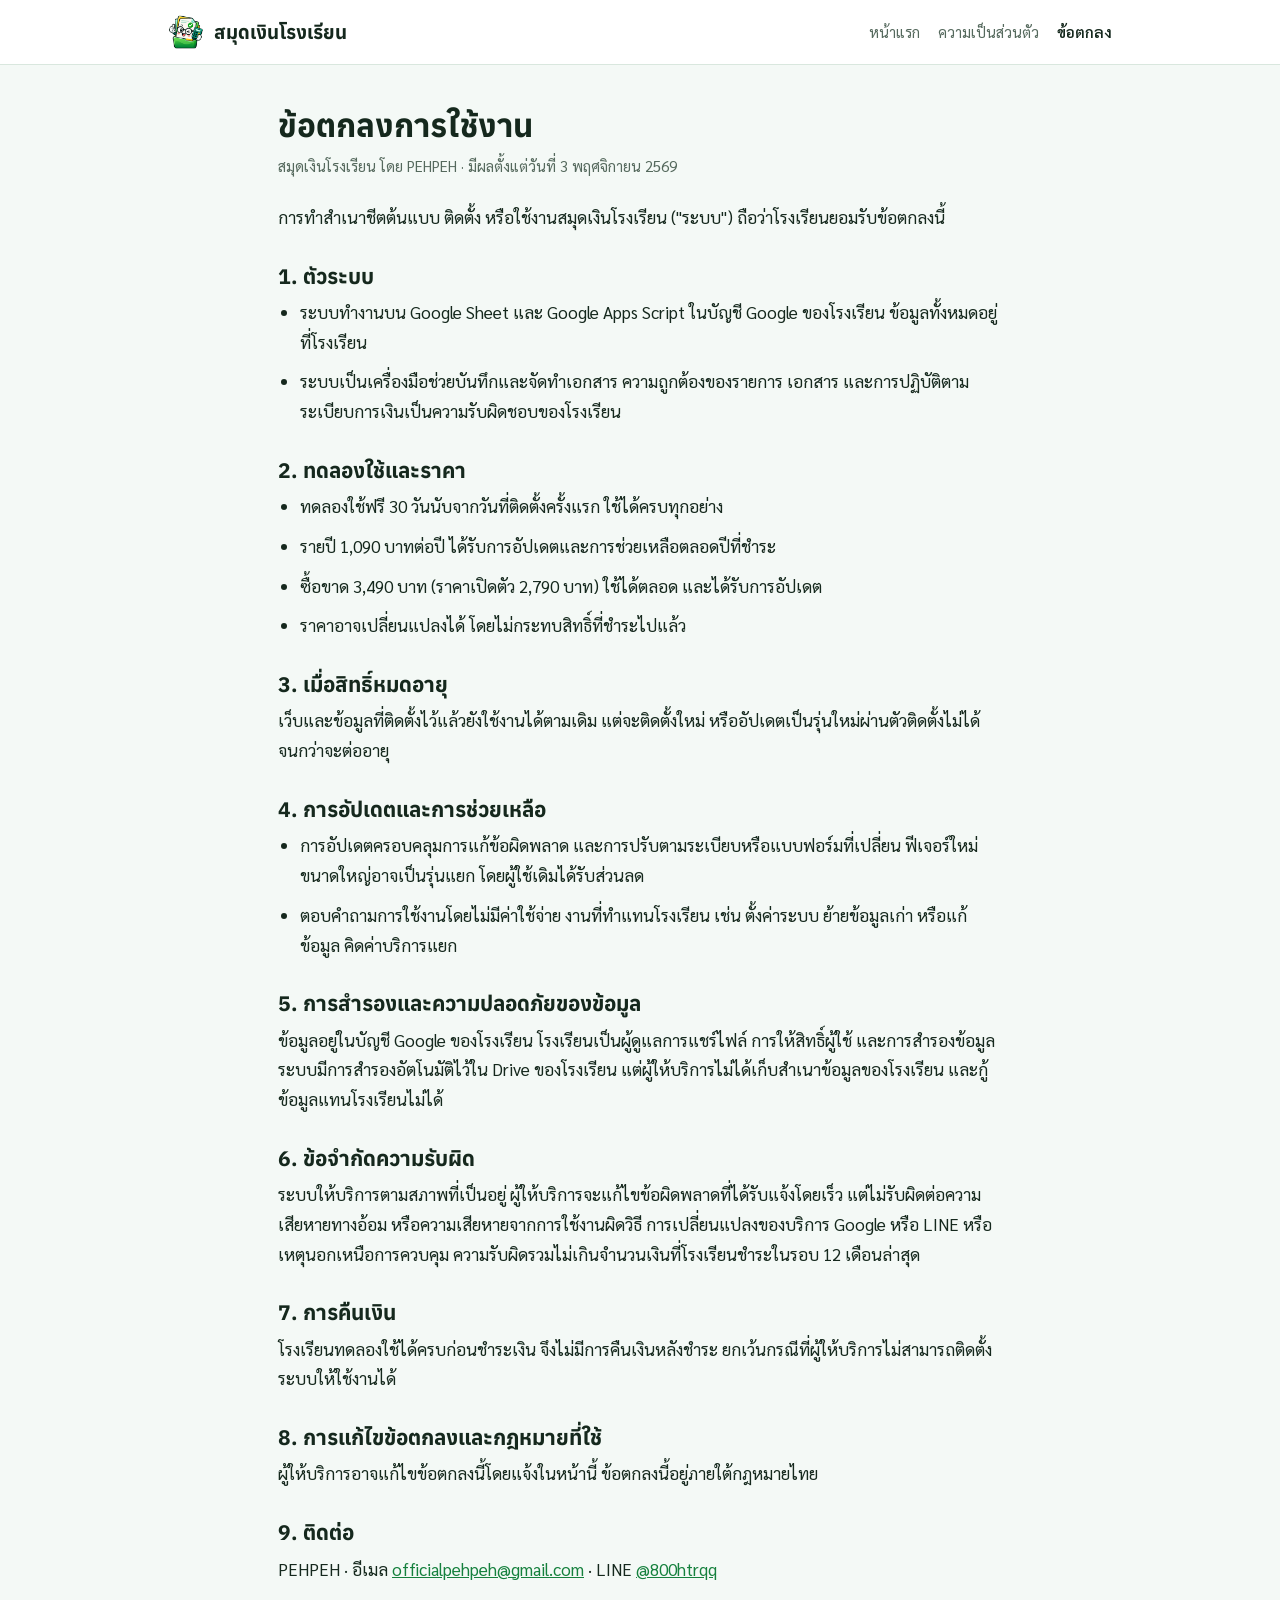
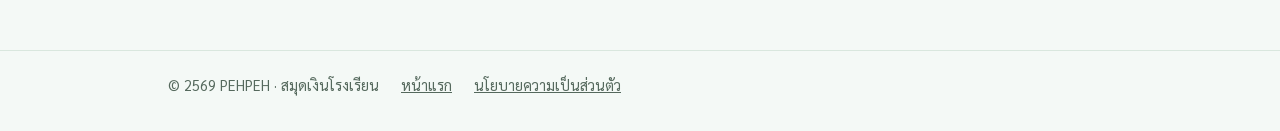
<file: smudngoen/terms.html>
<!doctype html>
<html lang="th">
<head>
<meta charset="utf-8">
<meta name="viewport" content="width=device-width, initial-scale=1, viewport-fit=cover">
<title>ข้อตกลงการใช้งาน · สมุดเงินโรงเรียน</title>
<link rel="icon" href="icon.png">
<link rel="preconnect" href="https://fonts.googleapis.com">
<link rel="preconnect" href="https://fonts.gstatic.com" crossorigin>
<link rel="stylesheet" href="https://fonts.googleapis.com/css2?family=Anuphan:wght@600;700&family=Sarabun:wght@400;600&display=swap">
<link rel="stylesheet" href="../style.css">
</head>
<body>
<header class="top"><div class="wrap">
  <a class="brand" href="./"><img src="icon.png" alt="">สมุดเงินโรงเรียน</a>
  <nav aria-label="เมนู"><a href="./">หน้าแรก</a><a href="privacy.html">ความเป็นส่วนตัว</a><a href="terms.html" aria-current="page">ข้อตกลง</a></nav>
</div></header>

<main class="wrap doc">
  <h1>ข้อตกลงการใช้งาน</h1>
  <p class="meta">สมุดเงินโรงเรียน โดย PEHPEH · มีผลตั้งแต่วันที่ 3 พฤศจิกายน 2569</p>

  <p>การทำสำเนาชีตต้นแบบ ติดตั้ง หรือใช้งานสมุดเงินโรงเรียน ("ระบบ") ถือว่าโรงเรียนยอมรับข้อตกลงนี้</p>

  <h2>1. ตัวระบบ</h2>
  <ul>
    <li>ระบบทำงานบน Google Sheet และ Google Apps Script ในบัญชี Google ของโรงเรียน ข้อมูลทั้งหมดอยู่ที่โรงเรียน</li>
    <li>ระบบเป็นเครื่องมือช่วยบันทึกและจัดทำเอกสาร ความถูกต้องของรายการ เอกสาร และการปฏิบัติตามระเบียบการเงินเป็นความรับผิดชอบของโรงเรียน</li>
  </ul>

  <h2>2. ทดลองใช้และราคา</h2>
  <ul>
    <li>ทดลองใช้ฟรี 30 วันนับจากวันที่ติดตั้งครั้งแรก ใช้ได้ครบทุกอย่าง</li>
    <li>รายปี 1,090 บาทต่อปี ได้รับการอัปเดตและการช่วยเหลือตลอดปีที่ชำระ</li>
    <li>ซื้อขาด 3,490 บาท (ราคาเปิดตัว 2,790 บาท) ใช้ได้ตลอด และได้รับการอัปเดต</li>
    <li>ราคาอาจเปลี่ยนแปลงได้ โดยไม่กระทบสิทธิ์ที่ชำระไปแล้ว</li>
  </ul>

  <h2>3. เมื่อสิทธิ์หมดอายุ</h2>
  <p>เว็บและข้อมูลที่ติดตั้งไว้แล้วยังใช้งานได้ตามเดิม แต่จะติดตั้งใหม่ หรืออัปเดตเป็นรุ่นใหม่ผ่านตัวติดตั้งไม่ได้ จนกว่าจะต่ออายุ</p>

  <h2>4. การอัปเดตและการช่วยเหลือ</h2>
  <ul>
    <li>การอัปเดตครอบคลุมการแก้ข้อผิดพลาด และการปรับตามระเบียบหรือแบบฟอร์มที่เปลี่ยน ฟีเจอร์ใหม่ขนาดใหญ่อาจเป็นรุ่นแยก โดยผู้ใช้เดิมได้รับส่วนลด</li>
    <li>ตอบคำถามการใช้งานโดยไม่มีค่าใช้จ่าย งานที่ทำแทนโรงเรียน เช่น ตั้งค่าระบบ ย้ายข้อมูลเก่า หรือแก้ข้อมูล คิดค่าบริการแยก</li>
  </ul>

  <h2>5. การสำรองและความปลอดภัยของข้อมูล</h2>
  <p>ข้อมูลอยู่ในบัญชี Google ของโรงเรียน โรงเรียนเป็นผู้ดูแลการแชร์ไฟล์ การให้สิทธิ์ผู้ใช้ และการสำรองข้อมูล ระบบมีการสำรองอัตโนมัติไว้ใน Drive ของโรงเรียน แต่ผู้ให้บริการไม่ได้เก็บสำเนาข้อมูลของโรงเรียน และกู้ข้อมูลแทนโรงเรียนไม่ได้</p>

  <h2>6. ข้อจำกัดความรับผิด</h2>
  <p>ระบบให้บริการตามสภาพที่เป็นอยู่ ผู้ให้บริการจะแก้ไขข้อผิดพลาดที่ได้รับแจ้งโดยเร็ว แต่ไม่รับผิดต่อความเสียหายทางอ้อม หรือความเสียหายจากการใช้งานผิดวิธี การเปลี่ยนแปลงของบริการ Google หรือ LINE หรือเหตุนอกเหนือการควบคุม ความรับผิดรวมไม่เกินจำนวนเงินที่โรงเรียนชำระในรอบ 12 เดือนล่าสุด</p>

  <h2>7. การคืนเงิน</h2>
  <p>โรงเรียนทดลองใช้ได้ครบก่อนชำระเงิน จึงไม่มีการคืนเงินหลังชำระ ยกเว้นกรณีที่ผู้ให้บริการไม่สามารถติดตั้งระบบให้ใช้งานได้</p>

  <h2>8. การแก้ไขข้อตกลงและกฎหมายที่ใช้</h2>
  <p>ผู้ให้บริการอาจแก้ไขข้อตกลงนี้โดยแจ้งในหน้านี้ ข้อตกลงนี้อยู่ภายใต้กฎหมายไทย</p>

  <h2>9. ติดต่อ</h2>
  <p>PEHPEH · อีเมล <a href="mailto:officialpehpeh@gmail.com">officialpehpeh@gmail.com</a> · LINE <a href="https://line.me/R/ti/p/@800htrqq" target="_blank" rel="noopener">@800htrqq</a></p>
</main>

<footer><div class="wrap">
  <span>© 2569 PEHPEH · สมุดเงินโรงเรียน</span>
  <a href="./">หน้าแรก</a>
  <a href="privacy.html">นโยบายความเป็นส่วนตัว</a>
</div></footer>
</body>
</html>
</file>
<file: assets/pehpeh.css>
/* PEHPEH · เว็บแบรนด์ (หน้าแรก / เข้าสู่ระบบ / บริการของฉัน / ผู้ดูแล)
 * หน้าสินค้าเดิม (smudngoen/) กับหน้า 404 ยังใช้ ../style.css ตัวเก่า */
:root {
  --forest: #123F29;
  --forest-2: #1A5638;
  --green: #1F7A4A;
  --green-ink: #17613A;
  --mint: #CDEBDA;
  --on-green-mint: #CDEBDA; /* ใช้บนพื้นเขียวเข้มเสมอ (ไม่เปลี่ยนตามโหมดมืด) */
  --mint-soft: #E8F5EE;
  --cream: #FAF7EE;
  --paper: #FFFFFF;
  --ink: #15291E;
  --muted: #5B6F63;
  --line: #DDE8E1;
  --gold: #E6B54A;
  --gold-ink: #6B4A07;
  --sticky: #FBEFB7;
  --sticky-ink: #4A3B0B;
  --red: #B9411B;
  --bg: var(--cream);
  --card-shadow: 0 1px 2px rgba(0, 0, 0, .05), 0 12px 32px -14px rgba(0, 0, 0, .16);
  --r-lg: 28px;
  --r-md: 18px;
  --r-sm: 12px;
  --display: 'Mitr', 'Anuphan', system-ui, sans-serif;
  --body: 'Anuphan', system-ui, sans-serif;
  --hand: 'Mali', 'Anuphan', cursive;
  color-scheme: light;
}
@media (prefers-color-scheme: dark) {
  :root:not([data-theme="light"]) {
    --bg: #0D1611; --paper: #15211A; --ink: #E4F0E8; --muted: #9DB3A5; --line: #26372D;
    --mint-soft: #16271D; --mint: #24402F; --green-ink: #7FD3A4; --cream: #101B14;
    --card-shadow: 0 1px 2px rgba(0, 0, 0, .3), 0 12px 32px -12px rgba(0, 0, 0, .6);
    color-scheme: dark;
  }
}
:root[data-theme="dark"] {
  --bg: #0D1611; --paper: #15211A; --ink: #E4F0E8; --muted: #9DB3A5; --line: #26372D;
  --mint-soft: #16271D; --mint: #24402F; --green-ink: #7FD3A4; --cream: #101B14;
  --card-shadow: 0 1px 2px rgba(0, 0, 0, .3), 0 12px 32px -12px rgba(0, 0, 0, .6);
  color-scheme: dark;
}

* { box-sizing: border-box; }
html { scroll-behavior: smooth; -webkit-text-size-adjust: 100%; }
body { margin: 0; background: var(--bg); color: var(--ink); font: 400 17px/1.65 var(--body); overflow-x: hidden; }
img { max-width: 100%; display: block; }
a { color: inherit; }
h1, h2, h3 { font-family: var(--display); font-weight: 600; line-height: 1.15; margin: 0; letter-spacing: -.01em; }
p { margin: 0; }
.wrap { width: min(1180px, 100% - 32px); margin-inline: auto; }
.sr { position: absolute; width: 1px; height: 1px; overflow: hidden; clip: rect(0 0 0 0); white-space: nowrap; }
:focus-visible { outline: 3px solid var(--gold); outline-offset: 2px; border-radius: 6px; }

/* ---------- ปุ่ม ---------- */
.btn { display: inline-flex; align-items: center; justify-content: center; gap: 8px; min-height: 48px; padding: 0 22px; white-space: nowrap;
  border-radius: 999px; border: 0; font: 600 16px/1 var(--body); text-decoration: none; cursor: pointer;
  transition: transform .15s ease, background-color .15s ease, box-shadow .15s ease; }
.btn svg { width: 18px; height: 18px; flex: none; }
.btn:active { transform: translateY(1px); }
.btn-gold { background: var(--gold); color: #2B1E02; box-shadow: 0 6px 16px -8px rgba(0, 0, 0, .35); }
.btn-gold:hover { background: #EEC363; }
.btn-ghost { background: rgba(255, 255, 255, .1); color: #fff; box-shadow: inset 0 0 0 1px rgba(255, 255, 255, .35); }
.btn-ghost:hover { background: rgba(255, 255, 255, .18); }
.btn-green { background: var(--green); color: #fff; }
.btn-green:hover { background: var(--forest-2); }
.btn-line { background: var(--paper); color: var(--ink); box-shadow: inset 0 0 0 1px var(--line); }
.btn-line:hover { box-shadow: inset 0 0 0 1px var(--green); }
.btn-sm { min-height: 38px; padding: 0 16px; font-size: 15px; }

/* ---------- เมนูบน (อยู่ในกล่อง hero) ---------- */
.nav { display: flex; align-items: center; gap: 12px; padding: 18px clamp(16px, 3vw, 32px); position: relative; z-index: 5; }
.logo { display: inline-flex; align-items: center; gap: 10px; text-decoration: none; color: inherit; font: 600 21px/1 var(--display); }
.logo img { width: 40px; height: 40px; border-radius: 50%; }
.logo small { display: block; font: 500 12px/1.2 var(--body); opacity: .75; letter-spacing: .02em; }
.nav-links { display: flex; gap: 4px; margin-left: auto; }
.nav-links a { padding: 8px 14px; border-radius: 999px; text-decoration: none; font-weight: 500; font-size: 15px; opacity: .85; }
.nav-links a:hover { opacity: 1; background: rgba(255, 255, 255, .1); }
.nav .who { margin-left: 8px; }
.menu-btn { display: none; margin-left: auto; width: 44px; height: 44px; border-radius: 50%; border: 0; background: rgba(255, 255, 255, .12); color: #fff; cursor: pointer; }
.menu-btn svg { width: 22px; height: 22px; }
@media (max-width: 860px) {
  .menu-btn { display: inline-grid; place-items: center; }
  .nav-links { display: none; position: absolute; top: 72px; left: 12px; right: 12px; flex-direction: column; padding: 10px;
    background: var(--forest); border-radius: var(--r-md); box-shadow: 0 20px 40px -10px rgba(0, 0, 0, .5); }
  .nav.open .nav-links { display: flex; }
  .nav-links a { padding: 12px 14px; font-size: 17px; }
  .nav .who { margin-left: 0; }
}

/* ---------- hero ---------- */
.hero { margin: 12px; border-radius: var(--r-lg); color: #fff; position: relative; overflow: hidden; isolation: isolate;
  background:
    radial-gradient(60% 70% at 78% 40%, rgba(124, 214, 163, .35), transparent 70%),
    radial-gradient(40% 50% at 10% 100%, rgba(230, 181, 74, .18), transparent 70%),
    linear-gradient(160deg, #18553A 0%, var(--forest) 55%, #0B2C1C 100%); }
.hero::before { content: ''; position: absolute; inset: 0; z-index: -1; opacity: .5;
  background-image: linear-gradient(rgba(255, 255, 255, .05) 1px, transparent 1px), linear-gradient(90deg, rgba(255, 255, 255, .05) 1px, transparent 1px);
  background-size: 44px 44px; mask-image: radial-gradient(80% 80% at 70% 40%, #000, transparent); }
.hero-body { display: grid; grid-template-columns: 1.05fr 1fr; gap: 24px; align-items: center; padding: clamp(24px, 5vw, 64px) clamp(16px, 4vw, 56px) clamp(80px, 9vw, 120px); }
.eyebrow { display: inline-flex; align-items: center; gap: 8px; padding: 6px 14px 6px 8px; border-radius: 999px; background: rgba(255, 255, 255, .1);
  box-shadow: inset 0 0 0 1px rgba(255, 255, 255, .18); font-size: 14px; font-weight: 500; }
.eyebrow b { background: var(--gold); color: #2B1E02; border-radius: 999px; padding: 2px 10px; font-size: 12px; }
.hero h1 { font-size: clamp(60px, 10vw, 136px); line-height: 1.16; margin: 18px 0 14px; font-weight: 600; }
.hero h1 .pop { margin-top: .02em; }
.hero h1 .pop { color: var(--on-green-mint); position: relative; display: inline-block; }
.hero h1 .pop svg { position: absolute; right: -.5em; top: .1em; width: .42em; height: .42em; color: var(--gold); }
.hero .lead { font-size: clamp(17px, 1.6vw, 20px); color: rgba(255, 255, 255, .82); max-width: 30em; }
.hero .cta { display: flex; flex-wrap: wrap; gap: 12px; margin-top: 28px; }
.hero .facts { display: flex; gap: clamp(18px, 3vw, 40px); margin-top: 40px; flex-wrap: wrap; }
.hero .facts div { font-size: 14px; color: rgba(255, 255, 255, .8); }
.hero .facts strong { display: block; font: 600 28px/1.1 var(--display); color: #fff; }

.stage { position: relative; aspect-ratio: 1; max-width: 520px; width: 100%; justify-self: center; }
.stage .mascot { width: 82%; height: auto; margin: 9% auto 0; filter: drop-shadow(0 30px 40px rgba(0, 0, 0, .35)); }
.glass { background: rgba(14, 52, 33, .55); backdrop-filter: blur(14px) saturate(140%); -webkit-backdrop-filter: blur(14px) saturate(140%);
  box-shadow: inset 0 0 0 1px rgba(255, 255, 255, .25), 0 20px 40px -16px rgba(0, 0, 0, .45); border-radius: var(--r-md); }
.float { position: absolute; padding: 14px 16px; color: #fff; font-size: 13px; line-height: 1.4; animation: bob 6s ease-in-out infinite; }
.float strong { display: block; font: 600 22px/1.2 var(--display); margin-top: 2px; }
.float .row { display: flex; align-items: center; gap: 10px; }
.float .dot { width: 34px; height: 34px; border-radius: 50%; display: grid; place-items: center; background: var(--gold); color: #2B1E02; flex: none; }
.float .dot svg { width: 18px; height: 18px; }
.float .up { color: #9BE7BC; } .float .down { color: #FFB59A; }
.f-balance { left: -8%; bottom: 0; min-width: 210px; }
.f-task { right: -4%; top: 8%; animation-delay: -2s; max-width: 220px; }
.f-sync { right: 2%; bottom: 2%; animation-delay: -4s; }
.sticky { position: absolute; background: var(--sticky); color: var(--sticky-ink); font: 600 17px/1 var(--hand); padding: 10px 14px 12px;
  box-shadow: 0 10px 20px -8px rgba(0, 0, 0, .35); border-radius: 3px; }
.sticky::before { content: ''; position: absolute; top: -7px; left: 50%; width: 34px; height: 14px; transform: translateX(-50%) rotate(-3deg); background: rgba(255, 255, 255, .5); }
.stage .s1 { left: 2%; top: 4%; transform: rotate(-8deg); }
.stage .s2 { left: -4%; top: 34%; transform: rotate(5deg); }
@keyframes bob { 50% { translate: 0 -10px; } }

@media (max-width: 960px) {
  .hero-body { grid-template-columns: 1fr; text-align: left; }
  .stage { max-width: 400px; }
  .hero h1 { margin-top: 14px; }
}
@media (max-width: 520px) {
  .hero { margin: 8px; border-radius: 22px; }
  .stage { max-width: 300px; }
  .float { font-size: 12px; padding: 10px 12px; }
  .float .dot { width: 28px; height: 28px; }
  .f-balance { left: -2%; bottom: 6%; min-width: 0; }
  .f-task { right: -2%; top: 2%; max-width: 170px; }
  .f-sync { display: none; }
  .float strong { font-size: 18px; }
  .stage .s2 { display: none; }
  .hero .cta .btn { flex: 1 1 100%; }
}

/* ---------- แถบจุดเด่น (ทับขอบล่าง hero) ---------- */
.perks { position: relative; z-index: 2; margin-top: -64px; background: var(--paper); border-radius: var(--r-lg); box-shadow: var(--card-shadow);
  display: grid; grid-template-columns: repeat(4, 1fr); padding: 10px; }
.perk { display: flex; gap: 14px; align-items: center; padding: 18px; }
.perk + .perk { border-left: 1px solid var(--line); }
.perk .ic { width: 52px; height: 52px; border-radius: 50%; background: var(--forest); color: #fff; display: grid; place-items: center; flex: none; }
.perk .ic svg { width: 24px; height: 24px; }
.perk b { display: block; font: 600 17px/1.3 var(--display); }
.perk span { font-size: 14px; color: var(--muted); line-height: 1.45; display: block; }
@media (max-width: 960px) {
  .perks { grid-template-columns: 1fr 1fr; }
  .perk:nth-child(3) { border-left: 0; }
  .perk:nth-child(n+3) { border-top: 1px solid var(--line); }
}
@media (max-width: 520px) {
  .perks { margin-top: -56px; padding: 6px; }
  .perk { flex-direction: column; align-items: flex-start; gap: 10px; padding: 14px; }
  .perk .ic { width: 42px; height: 42px; }
  .perk .ic svg { width: 20px; height: 20px; }
}

/* ---------- ส่วนเนื้อหา ---------- */
.sec { padding: clamp(64px, 9vw, 120px) 0 0; }
.sec-head { display: flex; justify-content: space-between; align-items: end; gap: 24px; margin-bottom: 36px; flex-wrap: wrap; }
.kicker { font: 600 14px/1 var(--body); color: var(--green-ink); letter-spacing: .04em; display: inline-flex; align-items: center; gap: 8px; margin-bottom: 14px; }
.kicker::before { content: ''; width: 22px; height: 2px; background: currentColor; border-radius: 2px; }
.sec h2 { font-size: clamp(32px, 4.6vw, 54px); }
.sec-head p { color: var(--muted); max-width: 30em; }

/* ก่อน / หลัง */
.story { display: grid; grid-template-columns: 1fr 1fr; gap: 20px; }
.tale { background: var(--paper); border-radius: var(--r-lg); box-shadow: var(--card-shadow); overflow: hidden; display: grid; grid-template-columns: 44% 1fr; min-height: 300px; }
.tale .pic { position: relative; background: var(--mint-soft); }
.tale .pic img { width: 100%; height: 100%; object-fit: cover; }
.tale .txt { padding: 26px 24px; display: flex; flex-direction: column; gap: 12px; }
.tale h3 { font-size: 24px; }
.tale .tag { align-self: flex-start; font-size: 13px; font-weight: 600; padding: 4px 12px; border-radius: 999px; }
.tale.before .tag { background: #FBE3D9; color: var(--red); }
.tale.after .tag { background: var(--mint); color: var(--green-ink); }
.notes { display: flex; flex-wrap: wrap; gap: 8px; margin-top: 4px; }
.notes .sticky { position: static; font-size: 15px; padding: 8px 12px; box-shadow: 0 4px 10px -4px rgba(0, 0, 0, .25); }
.notes .sticky::before { display: none; }
.notes .sticky:nth-child(odd) { transform: rotate(-2deg); } .notes .sticky:nth-child(even) { transform: rotate(2deg); }
.tale.before .sticky { text-decoration: none; }
.tale.after .sticky { background: var(--mint); color: var(--forest); }
.checks { list-style: none; padding: 0; margin: 0; display: grid; gap: 8px; font-size: 15px; }
.checks li { display: flex; gap: 10px; align-items: flex-start; }
.checks svg { width: 20px; height: 20px; color: var(--green); flex: none; margin-top: 2px; }
@media (max-width: 960px) { .story { grid-template-columns: 1fr; } }
@media (max-width: 520px) { .tale { grid-template-columns: 1fr; } .tale .pic { aspect-ratio: 16 / 10; } .tale .pic img { object-position: 50% 30%; } }

/* บริการ */
.services { display: grid; grid-template-columns: 1.4fr 1fr; grid-template-rows: auto auto; gap: 20px; }
.svc { position: relative; border-radius: var(--r-lg); padding: 28px; background: var(--paper); box-shadow: var(--card-shadow); display: flex; flex-direction: column; gap: 14px; overflow: hidden; }
.svc.main { grid-row: span 2; background: linear-gradient(165deg, var(--forest-2), var(--forest)); color: #fff; padding: clamp(28px, 4vw, 44px); }
.svc .badge { align-self: flex-start; font-size: 13px; font-weight: 600; padding: 4px 12px; border-radius: 999px; background: var(--mint); color: var(--green-ink); }
.svc.main .badge { background: var(--gold); color: #2B1E02; }
.svc.soon .badge { background: var(--sticky); color: var(--sticky-ink); }
.svc h3 { font-size: clamp(24px, 2.6vw, 34px); }
.svc p { color: var(--muted); }
.svc.main p { color: rgba(255, 255, 255, .78); max-width: 28em; }
.svc .feat { list-style: none; padding: 0; margin: 6px 0 0; display: grid; grid-template-columns: 1fr 1fr; gap: 10px 18px; font-size: 15px; }
.svc .feat li { display: flex; gap: 8px; align-items: flex-start; }
.svc .feat svg { width: 18px; height: 18px; color: var(--on-green-mint); flex: none; margin-top: 4px; }
.svc .acts { display: flex; flex-wrap: wrap; gap: 10px; margin-top: auto; padding-top: 10px; }
.svc.main .peek { position: absolute; right: -40px; bottom: -40px; width: 220px; opacity: .14; pointer-events: none; }
.svc .ic { width: 52px; height: 52px; border-radius: 16px; background: var(--mint-soft); color: var(--green-ink); display: grid; place-items: center; }
.svc .ic svg { width: 26px; height: 26px; }
.svc a.more { color: var(--green-ink); font-weight: 600; text-decoration: none; margin-top: auto; }
.svc a.more:hover { text-decoration: underline; }
@media (max-width: 860px) { .services { grid-template-columns: 1fr; } .svc.main { grid-row: auto; } }
@media (max-width: 520px) { .svc .feat { grid-template-columns: 1fr; } }

/* ราคา (การ์ดกระจกบนพื้นเขียว) */
.pricing { margin: 0 12px; border-radius: var(--r-lg); padding: clamp(48px, 7vw, 88px) 0; color: #fff; position: relative; overflow: hidden;
  background: radial-gradient(50% 60% at 90% 10%, rgba(124, 214, 163, .3), transparent 70%), linear-gradient(170deg, var(--forest-2), #0B2C1C); }
.pricing .kicker { color: var(--on-green-mint); }
.pricing .sec-head p { color: rgba(255, 255, 255, .72); }
.plans { display: grid; grid-template-columns: repeat(3, 1fr); gap: 18px; }
.plan { padding: 26px; display: flex; flex-direction: column; gap: 10px; color: #fff; }
.plan .nm { font-weight: 600; color: var(--on-green-mint); }
.plan .amt { font: 600 clamp(36px, 4vw, 48px)/1 var(--display); }
.plan .amt small { font: 500 16px var(--body); opacity: .75; }
.plan s { opacity: .8; font-size: 18px; margin-left: 6px; }
.plan p { color: rgba(255, 255, 255, .75); font-size: 15px; }
.plan.best { background: rgba(230, 181, 74, .16); box-shadow: inset 0 0 0 1.5px var(--gold), 0 20px 40px -16px rgba(0, 0, 0, .45); }
.plan.best .nm { color: #F5D68C; }
.plan .btn { margin-top: auto; }
.pricing .fine { margin-top: 22px; font-size: 14px; color: rgba(255, 255, 255, .82); }
@media (max-width: 860px) { .plans { grid-template-columns: 1fr; } }
@media (max-width: 520px) { .pricing { margin: 0 8px; } }

/* ข่าว */
.news { display: grid; grid-template-columns: repeat(3, 1fr); gap: 18px; }
.news article { background: var(--paper); border-radius: var(--r-md); box-shadow: var(--card-shadow); padding: 22px; display: flex; flex-direction: column; gap: 10px; }
.news time { font-size: 13px; color: var(--green-ink); font-weight: 600; }
.news h3 { font-size: 20px; }
.news p { color: var(--muted); font-size: 15px; white-space: pre-line; display: -webkit-box; -webkit-line-clamp: 4; -webkit-box-orient: vertical; overflow: hidden; }
.news .empty { grid-column: 1 / -1; color: var(--muted); }
@media (max-width: 860px) { .news { grid-template-columns: 1fr; } }

/* ปิดท้าย */
.final { margin-top: clamp(64px, 9vw, 120px); background: var(--mint-soft); border-radius: var(--r-lg); display: grid; grid-template-columns: auto 1fr auto; gap: 28px; align-items: center; padding: 28px clamp(20px, 4vw, 44px); }
.final img { width: 120px; }
.final h2 { font-size: clamp(26px, 3.2vw, 38px); }
.final p { color: var(--muted); margin-top: 6px; }
.final .acts { display: flex; gap: 10px; flex-wrap: wrap; }
@media (max-width: 860px) { .final { grid-template-columns: 1fr; text-align: center; justify-items: center; } }
.foot { padding: 40px 0 32px; color: var(--muted); font-size: 14px; display: flex; flex-wrap: wrap; gap: 10px 24px; justify-content: space-between; }
.foot nav { display: flex; flex-wrap: wrap; gap: 6px 18px; }
.foot a { text-decoration: none; } .foot a:hover { color: var(--green-ink); text-decoration: underline; }

/* เข้ามาทีละส่วน */
.rise { opacity: 0; transform: translateY(18px); transition: opacity .7s ease, transform .7s ease; }
.rise.in { opacity: 1; transform: none; }
@media (prefers-reduced-motion: reduce) {
  html { scroll-behavior: auto; }
  .float { animation: none; }
  .rise { opacity: 1; transform: none; transition: none; }
}

/* ---------- หน้าเข้าสู่ระบบ ---------- */
.auth { min-height: 100vh; min-height: 100dvh; display: grid; grid-template-columns: 1.1fr 1fr; padding: 12px; gap: 12px; }
.auth-art { border-radius: var(--r-lg); color: #fff; position: relative; overflow: hidden; display: flex; flex-direction: column; padding: 24px clamp(20px, 4vw, 48px) 40px;
  background: radial-gradient(60% 60% at 60% 45%, rgba(124, 214, 163, .35), transparent 70%), linear-gradient(160deg, #18553A, var(--forest) 60%, #0B2C1C); }
.auth-art .nav { padding: 0; }
.auth-art .art { flex: 1; display: grid; place-items: center; position: relative; padding: 24px 0; }
.auth-art .art img { width: min(380px, 70%); filter: drop-shadow(0 30px 40px rgba(0, 0, 0, .35)); }
.auth-art .art .s1 { left: 6%; top: 14%; transform: rotate(-7deg); }
.auth-art .art .s2 { right: 6%; top: 26%; transform: rotate(6deg); }
.auth-art .art .s3 { left: 10%; bottom: 14%; transform: rotate(4deg); }
.auth-art h2 { font-size: clamp(30px, 3.6vw, 48px); }
.auth-art p { color: rgba(255, 255, 255, .78); margin-top: 10px; max-width: 28em; }
.auth-form { display: grid; place-items: center; padding: 24px 16px; }
.auth-box { width: min(420px, 100%); display: flex; flex-direction: column; gap: 18px; }
.auth-box h1 { font-size: clamp(32px, 4vw, 42px); }
.auth-box .sub { color: var(--muted); }
.gbtn { display: flex; align-items: center; justify-content: center; gap: 12px; width: 100%; min-height: 54px; border-radius: 14px; border: 1px solid var(--line);
  background: var(--paper); color: var(--ink); font: 600 16px var(--body); cursor: pointer; transition: border-color .15s, box-shadow .15s; }
.gbtn:hover { border-color: var(--green); box-shadow: 0 6px 16px -8px rgba(0, 0, 0, .25); }
.gbtn svg { width: 22px; height: 22px; }
.or { display: flex; align-items: center; gap: 12px; color: var(--muted); font-size: 14px; }
.or::before, .or::after { content: ''; flex: 1; height: 1px; background: var(--line); }
.points { list-style: none; padding: 0; margin: 0; display: grid; gap: 12px; }
.points li { display: flex; gap: 12px; align-items: flex-start; font-size: 15px; color: var(--muted); }
.points li b { color: var(--ink); display: block; font-weight: 600; }
.points .ic { width: 36px; height: 36px; border-radius: 12px; background: var(--mint-soft); color: var(--green-ink); display: grid; place-items: center; flex: none; }
.points .ic svg { width: 18px; height: 18px; }
.back { color: var(--muted); font-size: 15px; text-decoration: none; } .back:hover { color: var(--green-ink); }
.preview { border: 1.5px dashed var(--gold); border-radius: var(--r-sm); padding: 14px; display: grid; gap: 10px; font-size: 14px; background: rgba(230, 181, 74, .08); }
.preview b { color: var(--gold-ink); }
:root[data-theme="dark"] .preview b { color: var(--gold); }
@media (prefers-color-scheme: dark) { :root:not([data-theme="light"]) .preview b { color: var(--gold); } }
.preview .row { display: flex; flex-wrap: wrap; gap: 8px; }
.msg { font-size: 14px; color: var(--red); min-height: 1em; }
@media (max-width: 860px) {
  .auth { grid-template-columns: 1fr; padding: 8px; align-content: start; }
  .auth-art { padding: 16px 16px 24px; }
  .auth-art .art { padding: 8px 0; }
  .auth-art .art img { width: 170px; }
  .auth-art .art .sticky { display: none; }
  .auth-art h2 { font-size: 26px; }
  .auth-art p { display: none; }
  .auth-form { place-items: start center; padding-top: 8px; }
}

/* ---------- หน้าในระบบ (บริการของฉัน / ผู้ดูแล) ---------- */
.app-top { background: var(--forest); color: #fff; margin: 12px; border-radius: var(--r-lg); }
.app-top .nav { padding: 14px clamp(16px, 3vw, 28px); }
.chip { display: inline-flex; align-items: center; gap: 10px; padding: 4px 6px 4px 4px; border-radius: 999px; background: rgba(255, 255, 255, .1); }
.chip .av { width: 34px; height: 34px; border-radius: 50%; background: var(--gold); color: #2B1E02; display: grid; place-items: center; font-weight: 600; overflow: hidden; }
.chip .av img { width: 100%; height: 100%; object-fit: cover; }
.chip span { font-size: 14px; max-width: 18em; overflow: hidden; text-overflow: ellipsis; white-space: nowrap; }
.chip button { border: 0; background: rgba(255, 255, 255, .12); color: #fff; font: 500 13px var(--body); padding: 6px 12px; border-radius: 999px; cursor: pointer; }
.chip button:hover { background: rgba(255, 255, 255, .22); }
.app-top .hello { padding: 8px clamp(16px, 3vw, 28px) 28px; display: flex; align-items: end; justify-content: space-between; gap: 16px; flex-wrap: wrap; }
.app-top h1 { font-size: clamp(28px, 4vw, 44px); }
.app-top .hello p { color: rgba(255, 255, 255, .75); margin-top: 6px; }
.app-main { padding: 12px 0 48px; display: grid; gap: 20px; }
.panel { background: var(--paper); border-radius: var(--r-lg); box-shadow: var(--card-shadow); padding: clamp(20px, 3vw, 32px); }
.panel h2 { font-size: 22px; }
.panel .head { display: flex; align-items: center; justify-content: space-between; gap: 12px; flex-wrap: wrap; margin-bottom: 18px; }
.muted { color: var(--muted); }
.pill { display: inline-block; font-size: 13px; font-weight: 600; padding: 3px 12px; border-radius: 999px; background: var(--mint); color: var(--green-ink); }
.pill.trial { background: var(--sticky); color: var(--sticky-ink); }
.pill.perm { background: var(--forest); color: #fff; }
.pill.out { background: #FBE3D9; color: var(--red); }
.pill.soon { background: var(--mint-soft); color: var(--muted); }

.my { display: grid; grid-template-columns: auto 1fr; gap: clamp(20px, 4vw, 40px); align-items: center; }
.ring { --p: 50; --c: var(--green); width: 168px; aspect-ratio: 1; border-radius: 50%; display: grid; place-items: center; text-align: center;
  background: conic-gradient(var(--c) calc(var(--p) * 1%), var(--mint-soft) 0); position: relative; }
.ring::before { content: ''; position: absolute; inset: 14px; border-radius: 50%; background: var(--paper); }
.ring div { position: relative; }
.ring strong { display: block; font: 600 46px/1 var(--display); }
.ring span { font-size: 14px; color: var(--muted); }
.ring.warn { --c: var(--gold); } .ring.out { --c: var(--red); }
.facts-grid { display: grid; grid-template-columns: repeat(auto-fit, minmax(160px, 1fr)); gap: 14px 24px; margin: 14px 0 20px; }
.facts-grid div { font-size: 14px; color: var(--muted); }
.facts-grid b { display: block; color: var(--ink); font-size: 17px; font-weight: 600; word-break: break-all; }
.acts { display: flex; flex-wrap: wrap; gap: 10px; }
.empty-state { display: grid; grid-template-columns: auto 1fr; gap: 24px; align-items: center; }
.empty-state img { width: 140px; }
.grid2 { display: grid; grid-template-columns: 1fr 1fr; gap: 20px; }
.mini { display: flex; gap: 16px; align-items: flex-start; }
.mini .ic { width: 48px; height: 48px; border-radius: 14px; background: var(--mint-soft); color: var(--green-ink); display: grid; place-items: center; flex: none; }
.mini .ic svg { width: 24px; height: 24px; }
.mini h3 { font-size: 19px; margin-bottom: 4px; display: flex; gap: 8px; align-items: center; flex-wrap: wrap; }
@media (max-width: 720px) {
  .app-top { margin: 8px; }
  .my, .empty-state { grid-template-columns: 1fr; justify-items: center; text-align: center; }
  .my .acts, .empty-state .acts { justify-content: center; }
  .grid2 { grid-template-columns: 1fr; }
  .facts-grid { grid-template-columns: 1fr 1fr; width: 100%; }
  .chip span { display: none; }
}

/* ผู้ดูแล */
.tabs { display: flex; gap: 6px; padding: 6px; background: var(--paper); border-radius: 999px; box-shadow: var(--card-shadow); width: max-content; max-width: 100%; overflow-x: auto; }
.tabs button { border: 0; background: none; padding: 10px 18px; border-radius: 999px; font: 600 15px var(--body); color: var(--muted); cursor: pointer; white-space: nowrap; }
.tabs button[aria-selected="true"] { background: var(--forest); color: #fff; }
.stats { display: grid; grid-template-columns: repeat(4, 1fr); gap: 14px; }
.stat { background: var(--paper); border-radius: var(--r-md); box-shadow: var(--card-shadow); padding: 18px 20px; }
.stat span { font-size: 14px; color: var(--muted); }
.stat strong { display: block; font: 600 32px/1.1 var(--display); margin-top: 4px; }
@media (max-width: 720px) { .stats { grid-template-columns: 1fr 1fr; } }
.field { display: grid; gap: 6px; font-size: 14px; font-weight: 600; }
.field input, .field select, .field textarea, .search { font: 400 16px var(--body); color: var(--ink); background: var(--bg); border: 1px solid var(--line); border-radius: var(--r-sm); padding: 11px 14px; width: 100%; }
.field textarea { min-height: 140px; resize: vertical; line-height: 1.6; }
.field input:focus, .field select:focus, .field textarea:focus, .search:focus { outline: 2px solid var(--green); outline-offset: 0; border-color: transparent; }
.search { max-width: 320px; }
table.list { width: 100%; border-collapse: collapse; font-size: 15px; }
.list th { text-align: left; font-size: 13px; color: var(--muted); font-weight: 600; padding: 10px 12px; border-bottom: 1px solid var(--line); white-space: nowrap; }
.list td { padding: 14px 12px; border-bottom: 1px solid var(--line); vertical-align: middle; }
.list tr:last-child td { border-bottom: 0; }
.list .em { font-weight: 600; word-break: break-all; }
.list .sm { font-size: 13px; color: var(--muted); }
.list .num { font-variant-numeric: tabular-nums; white-space: nowrap; }
.icon-btn { border: 0; background: var(--mint-soft); color: var(--green-ink); width: 38px; height: 38px; border-radius: 12px; display: inline-grid; place-items: center; cursor: pointer; }
.icon-btn:hover { background: var(--mint); }
.icon-btn svg { width: 18px; height: 18px; }
.icon-btn.del { background: #FBE3D9; color: var(--red); }
@media (max-width: 720px) {
  .list thead { display: none; }
  .list tr { display: grid; grid-template-columns: 1fr auto; gap: 4px 12px; padding: 14px 0; border-bottom: 1px solid var(--line); }
  .list tr:last-child { border-bottom: 0; }
  .list td { padding: 0; border: 0; }
  .list td.act { grid-row: 1 / span 3; grid-column: 2; align-self: center; }
  .search { max-width: none; }
}
.news-admin { display: grid; gap: 12px; }
.news-admin article { display: grid; grid-template-columns: 1fr auto; gap: 6px 14px; padding: 16px; border-radius: var(--r-md); background: var(--bg); }
.news-admin h3 { font-size: 18px; }
.news-admin p { color: var(--muted); font-size: 14px; white-space: pre-line; }
.news-admin .act { grid-row: 1 / span 3; grid-column: 2; display: flex; gap: 6px; align-self: start; }
dialog { border: 0; border-radius: var(--r-lg); padding: 0; width: min(520px, 100% - 24px); background: var(--paper); color: var(--ink); box-shadow: 0 30px 80px -20px rgba(0, 0, 0, .5); }
dialog::backdrop { background: rgba(10, 30, 20, .5); backdrop-filter: blur(3px); }
dialog form { padding: 24px; display: grid; gap: 14px; }
dialog h2 { font-size: 22px; }
dialog .acts { justify-content: flex-end; margin-top: 6px; }
.two { display: grid; grid-template-columns: 1fr 1fr; gap: 12px; }
@media (max-width: 520px) { .two { grid-template-columns: 1fr; } }
.banner { display: flex; gap: 10px; align-items: center; padding: 12px 16px; border-radius: var(--r-md); background: rgba(230, 181, 74, .14); color: var(--ink); font-size: 14px; box-shadow: inset 0 0 0 1px rgba(230, 181, 74, .5); }
.banner svg { width: 20px; height: 20px; color: var(--gold); flex: none; }
.toast { position: fixed; left: 50%; bottom: 24px; transform: translate(-50%, 20px); opacity: 0; background: var(--forest); color: #fff; padding: 12px 20px; border-radius: 999px;
  font-size: 15px; transition: .25s; pointer-events: none; z-index: 50; box-shadow: 0 12px 30px -10px rgba(0, 0, 0, .5); }
.toast.show { opacity: 1; transform: translate(-50%, 0); }
[hidden] { display: none !important; }

/* ---------- หน้าจอจริง (กรอบเบราว์เซอร์ + แท็บ) ---------- */
@media (max-width: 520px) { .frame .bar span { display: none; } }

/* ---------- เริ่มใช้ 3 ขั้น ---------- */
.steps { display: grid; grid-template-columns: repeat(3, 1fr); gap: 18px; counter-reset: s; }
.step { background: var(--paper); border-radius: var(--r-md); box-shadow: var(--card-shadow); padding: 24px; display: grid; gap: 8px; align-content: start; }
.step::before { counter-increment: s; content: counter(s); width: 44px; height: 44px; border-radius: 50%; display: grid; place-items: center;
  background: var(--sticky); color: var(--sticky-ink); font: 600 20px var(--display); margin-bottom: 6px; }
.step h3 { font-size: 20px; }
.step p { color: var(--muted); font-size: 15px; }
@media (max-width: 860px) { .steps { grid-template-columns: 1fr; } }

/* ---------- คำถามที่พบบ่อย ---------- */
.faq { display: grid; grid-template-columns: 1fr 1.6fr; gap: clamp(24px, 4vw, 56px); align-items: start; }
.faq .side img { width: 160px; margin-top: 18px; }
.faq .side p { color: var(--muted); margin-top: 12px; }
.qa { display: grid; gap: 10px; }
.qa details { background: var(--paper); border-radius: var(--r-md); box-shadow: var(--card-shadow); }
.qa summary { list-style: none; cursor: pointer; padding: 18px 56px 18px 22px; font: 600 17px/1.4 var(--display); position: relative; }
.qa summary::-webkit-details-marker { display: none; }
.qa summary::after { content: ''; position: absolute; right: 22px; top: 50%; width: 10px; height: 10px; border: solid var(--green-ink); border-width: 0 2.5px 2.5px 0;
  transform: translateY(-70%) rotate(45deg); transition: transform .2s; }
.qa details[open] summary::after { transform: translateY(-30%) rotate(-135deg); }
.qa .ans { padding: 0 22px 20px; color: var(--muted); font-size: 16px; }
.qa .ans b { color: var(--ink); font-weight: 600; }
@media (max-width: 860px) { .faq { grid-template-columns: 1fr; } .faq .side img { display: none; } }

/* ---------- ขอใบเสนอราคา + ปุ่ม LINE ลอย ---------- */
.quote-row { display: flex; flex-wrap: wrap; align-items: center; gap: 12px 20px; margin-top: 22px; }
.quote-row .fine { margin: 0; }
.line-fab { position: fixed; right: 16px; bottom: calc(16px + env(safe-area-inset-bottom)); z-index: 40; display: none; align-items: center; gap: 8px;
  padding: 0 18px 0 14px; min-height: 52px; border-radius: 999px; background: #00873C; color: #fff; font: 600 15px var(--body); text-decoration: none;
  box-shadow: 0 10px 24px -10px rgba(0, 0, 0, .4); }
.line-fab svg { width: 22px; height: 22px; }
@media (max-width: 860px) { .line-fab { display: inline-flex; } .foot { padding-bottom: 88px; } }

/* ---------- เมนูบนค้างไว้ตลอด (หน้าแรก) ----------
 * nav อยู่นอก flow ตั้งแต่แรก (fixed) → ตอนเลื่อนไม่มีอะไรกระโดด แค่เปลี่ยนพื้นหลังเมื่อพ้นหัวหน้า */
.nav.fixed { position: fixed; top: 12px; left: 12px; right: 12px; z-index: 30; color: #fff; border-radius: var(--r-lg);
  transition: background-color .25s ease, box-shadow .25s ease, top .25s ease; }
.nav.fixed.stuck { top: 8px; background: rgba(15, 52, 33, .9); backdrop-filter: blur(12px) saturate(140%); -webkit-backdrop-filter: blur(12px) saturate(140%);
  box-shadow: 0 10px 30px -12px rgba(0, 0, 0, .45); padding-top: 10px; padding-bottom: 10px; }
.hero.has-fixed-nav { padding-top: 76px; }
@media (max-width: 520px) { .nav.fixed { top: 8px; left: 8px; right: 8px; } .nav.fixed.stuck { top: 6px; } }
[id] { scroll-margin-top: 88px; }

/* ปุ่มสลับโหมดสว่าง/มืด */
.theme-btn { width: 40px; height: 40px; border-radius: 50%; border: 0; display: inline-grid; place-items: center; cursor: pointer; flex: none;
  background: rgba(255, 255, 255, .12); color: #fff; }
.theme-btn:hover { background: rgba(255, 255, 255, .22); }
.theme-btn svg { width: 20px; height: 20px; }
.auth-form .theme-btn { position: absolute; top: 20px; right: 20px; background: var(--paper); color: var(--ink); box-shadow: inset 0 0 0 1px var(--line); }
.auth-form { position: relative; }
@media (max-width: 860px) { .nav .theme-btn { margin-left: auto; } .nav .theme-btn + .menu-btn { margin-left: 0; } }

/* ---------- หน้าจอจริง: เลือกบริการ + ภาพเลื่อน ---------- */
.shots { display: grid; gap: 16px; max-width: 960px; margin-inline: auto; }
.shots .show-pick { justify-content: center; }
.show-pick { display: flex; flex-wrap: wrap; align-items: center; gap: 8px; }
.show-pick button { border: 0; cursor: pointer; padding: 10px 18px; border-radius: 999px; font: 600 15px var(--body);
  background: var(--paper); color: var(--muted); box-shadow: inset 0 0 0 1px var(--line); display: inline-flex; align-items: center; gap: 8px; }
.show-pick button[aria-pressed="true"] { background: var(--forest); color: #fff; box-shadow: none; }
.show-pick button .soon { font-size: 12px; font-weight: 600; padding: 2px 8px; border-radius: 999px; background: var(--sticky); color: var(--sticky-ink); }
.show-pick select { font: 600 15px var(--body); color: var(--ink); background: var(--paper); border: 1px solid var(--line); border-radius: 999px; padding: 10px 16px; }
.frame { position: relative; border-radius: var(--r-md); background: #0E1A13; box-shadow: 0 24px 48px -24px rgba(0, 0, 0, .4); overflow: hidden; }
.frame .bar { display: flex; align-items: center; gap: 6px; padding: 10px 14px; }
.frame .bar i { width: 10px; height: 10px; border-radius: 50%; background: #3A4A40; }
.frame .bar span { margin-left: 10px; font-size: 12px; color: #8FA597; background: #18261D; border-radius: 999px; padding: 3px 12px; }
.track { display: flex; overflow-x: auto; scroll-snap-type: x mandatory; scrollbar-width: none; overscroll-behavior-x: contain; }
.track::-webkit-scrollbar { display: none; }
.slide { flex: 0 0 100%; scroll-snap-align: start; position: relative; }
.slide img { width: 100%; height: auto; aspect-ratio: 16 / 10; object-fit: contain; background: #0E1A13; }
.slide .tag { position: absolute; top: 12px; right: 12px; max-width: min(260px, 55%); padding: 8px 12px; border-radius: 12px; color: #fff;
  background: rgba(10, 30, 20, .55); backdrop-filter: blur(10px); -webkit-backdrop-filter: blur(10px); box-shadow: inset 0 0 0 1px rgba(255, 255, 255, .18);
  opacity: .8; pointer-events: none; }
.slide .tag b { display: block; font: 600 14px/1.3 var(--display); }
.slide .tag span { display: block; font-size: 12px; line-height: 1.45; color: rgba(255, 255, 255, .85); margin-top: 2px; }
.slide.empty { display: grid; place-items: center; aspect-ratio: 16 / 10; color: #CDEBDA; text-align: center; gap: 12px; padding: 24px;
  background: radial-gradient(50% 60% at 50% 40%, rgba(124, 214, 163, .2), transparent 70%), #0E1A13; }
.slide.empty img { width: 120px; aspect-ratio: 1; object-fit: contain; }
.slide.empty b { font: 600 22px var(--display); display: block; }
.nav-arrow { position: absolute; top: calc(50% + 16px); transform: translateY(-50%); width: 44px; height: 44px; border-radius: 50%; border: 0; cursor: pointer;
  display: grid; place-items: center; background: rgba(10, 30, 20, .6); color: #fff; backdrop-filter: blur(8px); -webkit-backdrop-filter: blur(8px); z-index: 2; }
.nav-arrow:hover { background: rgba(10, 30, 20, .8); }
.nav-arrow svg { width: 20px; height: 20px; }
.nav-arrow.prev { left: 12px; } .nav-arrow.prev svg { transform: scaleX(-1); }
.nav-arrow.next { right: 12px; }
.dots { display: flex; justify-content: center; gap: 8px; }
.dots button { width: 10px; height: 10px; padding: 0; border-radius: 999px; border: 0; background: var(--line); cursor: pointer; transition: width .25s, background-color .25s; }
.dots button[aria-current="true"] { width: 28px; background: var(--green); }
@media (max-width: 520px) {
  .frame .bar span { display: none; }
  .slide .tag { top: 8px; right: 8px; padding: 6px 10px; border-radius: 10px; }
  .slide .tag b { font-size: 13px; }
  .slide .tag span { display: none; }
  .nav-arrow { width: 36px; height: 36px; }
}
.nav-links { order: 1; }
.nav > .theme-btn { order: 2; margin-left: 8px; }
.nav > .who-slot { margin-left: auto; }
@media (max-width: 860px) {
  .nav > .theme-btn { order: 0; margin-left: auto; }
  .nav > .menu-btn { order: 1; margin-left: 0; }
  .nav > .who-slot + .theme-btn { margin-left: 8px; }
}

/* ผู้ดูแล: หน้าจอบริการ */
.svc-admin { display: grid; gap: 14px; }
.svc-row { background: var(--bg); border-radius: var(--r-md); padding: 16px; display: grid; gap: 14px; }
.svc-top { display: flex; justify-content: space-between; align-items: flex-start; gap: 12px; flex-wrap: wrap; }
.svc-top h3 { font-size: 19px; display: flex; gap: 8px; align-items: center; flex-wrap: wrap; }
.svc-row .act { display: flex; gap: 6px; flex-wrap: wrap; }
.icon-btn:disabled { opacity: .35; cursor: default; }
.shot-list { display: grid; grid-template-columns: repeat(auto-fill, minmax(220px, 1fr)); gap: 12px; }
.shot-item { background: var(--paper); border-radius: var(--r-sm); overflow: hidden; box-shadow: var(--card-shadow); display: grid; }
.shot-item img { width: 100%; height: auto; aspect-ratio: 16 / 10; object-fit: cover; object-position: top left; }
.shot-item .meta { padding: 10px 12px 4px; font-size: 14px; }
.shot-item .meta b { display: block; }
.shot-item .meta span { color: var(--muted); font-size: 13px; }
.shot-item .act { padding: 6px 10px 12px; }
.add-shot { border: 1.5px dashed var(--line); background: none; border-radius: var(--r-sm); min-height: 140px; display: grid; place-items: center; align-content: center; gap: 6px;
  color: var(--muted); font: 600 15px var(--body); cursor: pointer; }
.add-shot:hover { border-color: var(--green); color: var(--green-ink); }
.add-shot svg { width: 26px; height: 26px; }
.shot-prev img { width: 100%; height: auto; border-radius: var(--r-sm); aspect-ratio: 16 / 10; object-fit: cover; object-position: top left; }
.shot-prev:empty { display: none; }

/* ผู้ดูแล: เนื้อหาเว็บ */
.ed-bar { position: sticky; top: 8px; z-index: 5; display: flex; justify-content: space-between; align-items: center; gap: 12px; flex-wrap: wrap;
  background: var(--paper); padding: 10px 0; border-bottom: 1px solid var(--line); }
.ed-bar h2 { font-size: 22px; }
.ed-bar [data-state] { font-size: 13px; }
.ed-bar.dirty [data-state] { color: var(--gold-ink); font-weight: 600; }
:root[data-theme="dark"] .ed-bar.dirty [data-state] { color: var(--gold); }
@media (prefers-color-scheme: dark) { :root:not([data-theme="light"]) .ed-bar.dirty [data-state] { color: var(--gold); } }
.ed-body { display: grid; gap: 10px; }
.ed-sec { background: var(--bg); border-radius: var(--r-md); }
.ed-sec > summary { cursor: pointer; padding: 16px 18px; font: 600 17px var(--display); list-style: none; display: flex; justify-content: space-between; align-items: center; }
.ed-sec > summary::-webkit-details-marker { display: none; }
.ed-sec > summary::after { content: '+'; font: 500 22px var(--body); color: var(--green-ink); }
.ed-sec[open] > summary::after { content: '−'; }
.ed-in { padding: 0 18px 18px; display: grid; gap: 14px; }
.ed-hint { font-size: 14px; }
.ed-grid { display: grid; grid-template-columns: 1fr 1fr; gap: 12px 16px; }
.ed-grid > .field:has(textarea), .ed-grid > .ed-list { grid-column: 1 / -1; }
.ed-grid .field small { font-weight: 400; }
.ed-check { display: flex; align-items: center; gap: 10px; font-size: 14px; font-weight: 600; align-self: end; padding-bottom: 10px; }
.ed-check input { width: 20px; height: 20px; accent-color: var(--green); }
.ed-list { display: grid; gap: 10px; }
.ed-list-h { font-weight: 600; font-size: 14px; }
.ed-item { background: var(--paper); border-radius: var(--r-sm); padding: 14px; box-shadow: var(--card-shadow); display: grid; gap: 12px; }
.ed-item-h { display: flex; justify-content: space-between; align-items: center; }
.ed-item-h .act { display: flex; gap: 6px; }
.ed-item .field input, .ed-item .field select, .ed-item .field textarea { background: var(--bg); }
.ed-add { min-height: 56px; grid-auto-flow: column; }
.ed-add svg { width: 20px; height: 20px; }
@media (max-width: 720px) { .ed-grid { grid-template-columns: 1fr; } .ed-bar { top: 0; } }
.svc:not(.main) .feat svg { color: var(--green); }
.svc:not(.main) .feat { grid-template-columns: 1fr; }
</file>
<file: style.css>
/* เว็บไซต์ของผลิตภัณฑ์: หน้าแรก + นโยบายความเป็นส่วนตัว + ข้อตกลงการใช้งาน (สีเขียว-ขาวเดียวกับเว็บสมุดเงิน) */
:root {
  --bg: #F4F9F6; --paper: #FFFFFF; --ink: #15281D; --muted: #55695D; --line: #D9E7DE;
  --green: #15803D; --green-deep: #0F5F2D; --soft: #E4F3E9; --on-green: #FFFFFF;
  --head: 'Anuphan', 'Sarabun', 'Leelawadee UI', sans-serif; --body: 'Sarabun', 'Leelawadee UI', 'Noto Sans Thai', sans-serif;
}
@media (prefers-color-scheme: dark) { :root {
  --bg: #0F1813; --paper: #16221B; --ink: #E3F0E7; --muted: #A1B7A9; --line: #2A3B31; --green: #22A355; --green-deep: #1B8746; --soft: #193123; --on-green: #06140B; } }
* { box-sizing: border-box; }
body { margin: 0; background: var(--bg); color: var(--ink); font: 17px/1.75 var(--body); }
a { color: var(--green); }
a:focus-visible, .btn:focus-visible { outline: 3px solid var(--green); outline-offset: 2px; border-radius: 8px; }
.wrap { max-width: 980px; margin: 0 auto; padding-left: max(18px, env(safe-area-inset-left)); padding-right: max(18px, env(safe-area-inset-right)); }
h1, h2, h3 { font-family: var(--head); line-height: 1.3; text-wrap: balance; margin: 0; }

.top { border-bottom: 1px solid var(--line); background: var(--paper); }
.top .wrap { display: flex; align-items: center; gap: 12px; min-height: 64px; flex-wrap: wrap; }
.brand { display: flex; align-items: center; gap: 10px; font: 700 19px var(--head); color: var(--ink); text-decoration: none; margin-right: auto; }
.brand img { width: 36px; height: 36px; border-radius: 10px; }
.top nav { display: flex; gap: 18px; font-size: 15px; }
.top nav a { color: var(--muted); text-decoration: none; }
.top nav a[aria-current] { color: var(--ink); font-weight: 600; }

.hero { padding-block: 56px 40px; display: grid; gap: 18px; }
.hero h1 { font-size: clamp(30px, 5.4vw, 46px); max-width: 18ch; }
.hero p { margin: 0; color: var(--muted); max-width: 60ch; font-size: 18px; }
.cta { display: flex; gap: 12px; flex-wrap: wrap; margin-top: 6px; }
.btn { display: inline-flex; align-items: center; min-height: 50px; padding: 0 24px; border-radius: 14px; background: var(--green); color: var(--on-green); font: 600 17px var(--head); text-decoration: none; }
.btn.ghost { background: var(--soft); color: var(--green); }

section { padding-block: 28px; }
section > h2 { font-size: 26px; margin-bottom: 16px; }
.grid { display: grid; grid-template-columns: repeat(auto-fit, minmax(260px, 1fr)); gap: 14px; }
.card { background: var(--paper); border: 1px solid var(--line); border-radius: 18px; padding: 18px 20px; display: grid; gap: 6px; align-content: start; }
.card h3 { font-size: 18px; }
.card p { margin: 0; color: var(--muted); font-size: 16px; }
.price .amt { font: 700 30px var(--head); font-variant-numeric: tabular-nums; }
.price s { color: var(--muted); font-size: 17px; font-weight: 500; }
.price .best { border: 2px solid var(--green); }

.doc { padding-block: 40px 56px; max-width: 760px; }
.doc h1 { font-size: 32px; margin-bottom: 6px; }
.doc .meta { color: var(--muted); margin: 0 0 24px; font-size: 15px; }
.doc h2 { font-size: 21px; margin: 30px 0 8px; }
.doc p, .doc li { margin: 0 0 10px; }
.doc ul, .doc ol { padding-left: 1.3em; margin: 0 0 10px; }

footer { border-top: 1px solid var(--line); color: var(--muted); font-size: 14.5px; }
footer .wrap { padding-block: 22px 32px; display: flex; gap: 8px 22px; flex-wrap: wrap; }
footer a { color: var(--muted); }
</file>
